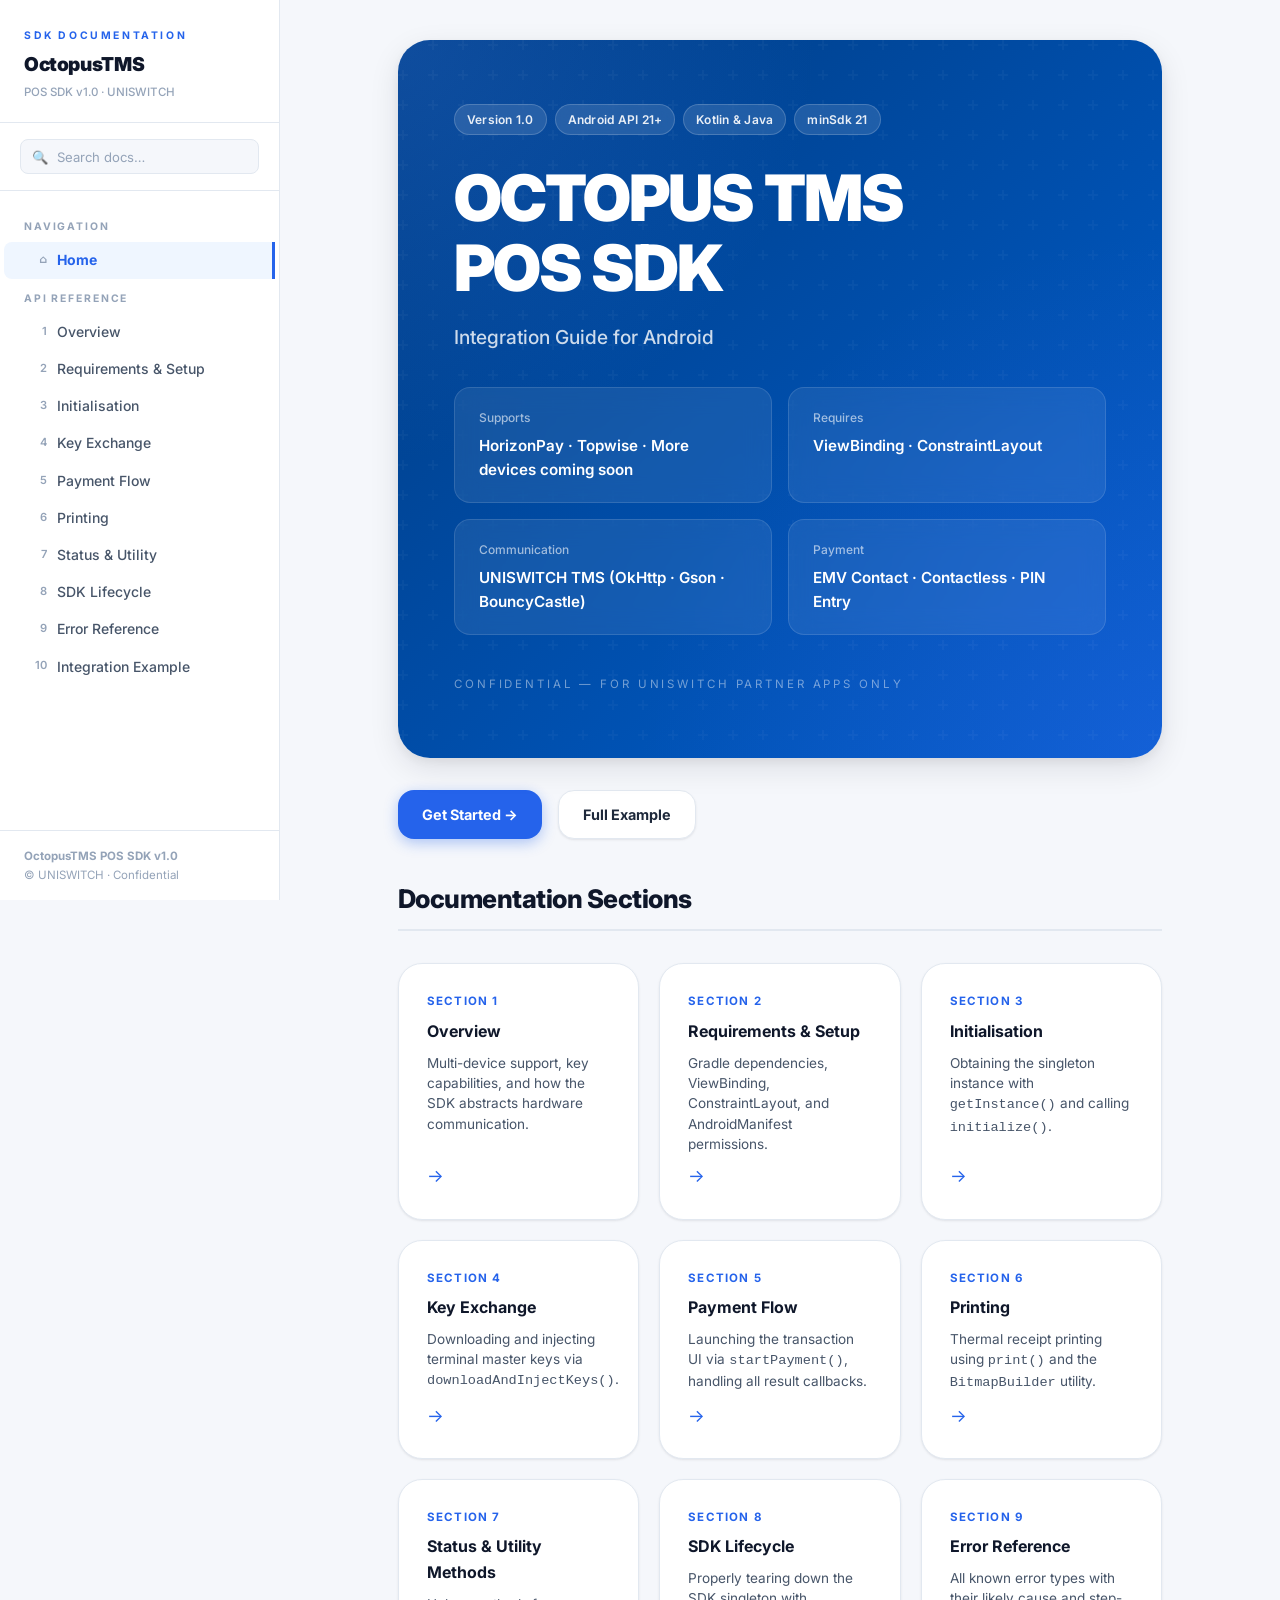
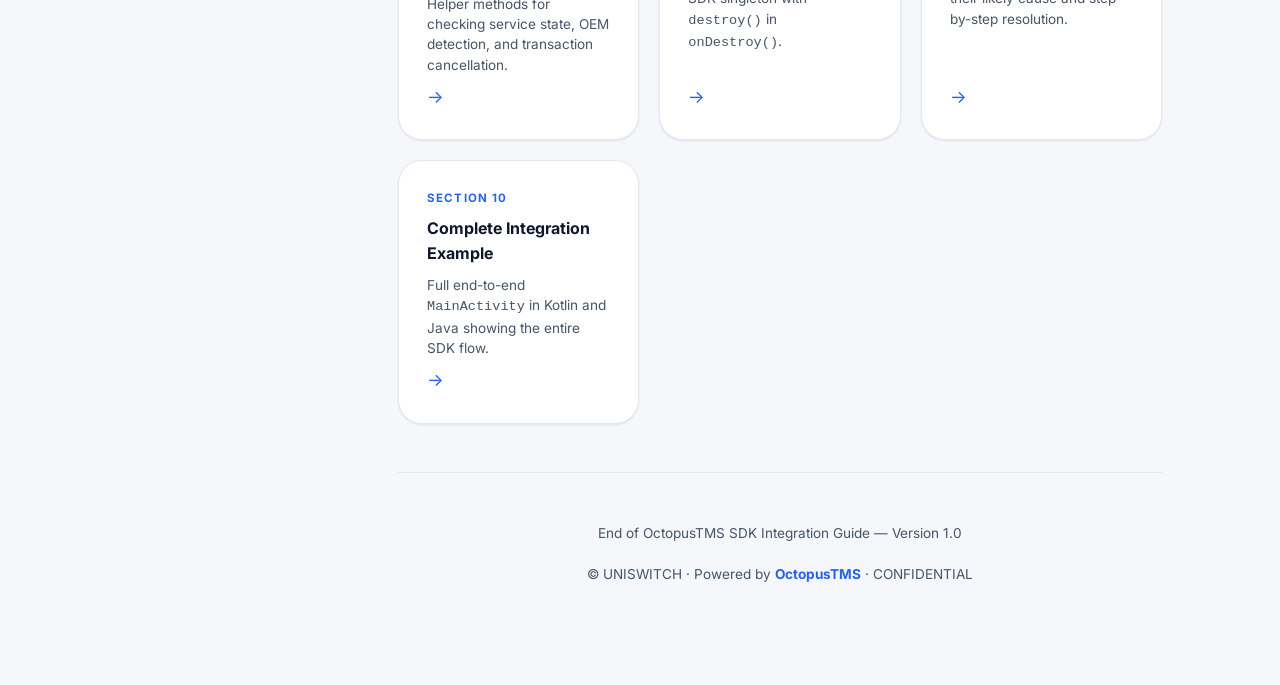
<file: index.html>
<!DOCTYPE html>
<html lang="en">
<head>
  <meta charset="UTF-8" />
  <meta name="viewport" content="width=device-width, initial-scale=1.0" />
  <title>OctopusTMS POS SDK — Integration Guide</title>
  <meta name="description" content="Official integration guide for the OctopusTMS POS SDK. Android library for UNISWITCH-certified POS terminals." />

  <link rel="stylesheet" href="assets/css/global.css" />
  <link rel="stylesheet" href="assets/css/sidebar.css" />
  <link rel="stylesheet" href="assets/css/code-tabs.css" />
  <link rel="stylesheet" href="assets/css/animations.css" />
  <link rel="stylesheet" href="assets/css/responsive.css" />
</head>
<body>

<div id="progress-bar"></div>
<div id="sidebar-overlay"></div>
<button id="mobile-menu-btn" aria-label="Open navigation">☰</button>

<div class="layout">

  <aside id="sidebar"></aside>

  <main class="content">

    <!-- Hero -->
    <section class="hero">
      <div class="hero-badges">
        <span class="badge">Version 1.0</span>
        <span class="badge">Android API 21+</span>
        <span class="badge">Kotlin &amp; Java</span>
        <span class="badge">minSdk 21</span>
      </div>

      <h1>OCTOPUS TMS<br>POS SDK</h1>
      <p>Integration Guide for Android</p>

      <div class="hero-grid">
        <div class="hero-card">
          <div class="label">Supports</div>
          <div class="value">HorizonPay · Topwise · More devices coming soon</div>
        </div>
        <div class="hero-card">
          <div class="label">Requires</div>
          <div class="value">ViewBinding · ConstraintLayout</div>
        </div>
        <div class="hero-card">
          <div class="label">Communication</div>
          <div class="value">UNISWITCH TMS (OkHttp · Gson · BouncyCastle)</div>
        </div>
        <div class="hero-card">
          <div class="label">Payment</div>
          <div class="value">EMV Contact · Contactless · PIN Entry</div>
        </div>
      </div>

      <div class="hero-confidential">Confidential — For UNISWITCH Partner Apps Only</div>
    </section>

    <!-- Quick start buttons -->
    <div style="display:flex;gap:1rem;flex-wrap:wrap;margin:2rem 0 1rem;">
      <a href="overview.html" style="display:inline-flex;align-items:center;gap:0.5rem;background:var(--clr-blue-600);color:white;text-decoration:none;padding:0.75rem 1.5rem;border-radius:var(--radius-md);font-weight:700;font-size:0.9rem;box-shadow:0 4px 14px rgba(37,99,235,0.35);transition:var(--transition);" onmouseover="this.style.background='#003b80'" onmouseout="this.style.background='var(--clr-blue-600)'">
        Get Started →
      </a>
      <a href="integration-example.html" style="display:inline-flex;align-items:center;gap:0.5rem;background:white;color:var(--clr-slate-800);text-decoration:none;padding:0.75rem 1.5rem;border-radius:var(--radius-md);font-weight:700;font-size:0.9rem;border:1px solid var(--clr-border);box-shadow:var(--shadow-sm);transition:var(--transition);" onmouseover="this.style.borderColor='var(--clr-blue-600)'" onmouseout="this.style.borderColor='var(--clr-border)'">
        Full Example
      </a>
    </div>

    <!-- Navigation grid -->
    <h2 style="margin-top:2.5rem;">Documentation Sections</h2>

    <div class="nav-grid">

      <a href="overview.html" class="doc-card">
        <span class="card-num">Section 1</span>
        <h3>Overview</h3>
        <p>Multi-device support, key capabilities, and how the SDK abstracts hardware communication.</p>
        <span class="card-arrow">→</span>
      </a>

      <a href="setup.html" class="doc-card">
        <span class="card-num">Section 2</span>
        <h3>Requirements &amp; Setup</h3>
        <p>Gradle dependencies, ViewBinding, ConstraintLayout, and AndroidManifest permissions.</p>
        <span class="card-arrow">→</span>
      </a>

      <a href="initialization.html" class="doc-card">
        <span class="card-num">Section 3</span>
        <h3>Initialisation</h3>
        <p>Obtaining the singleton instance with <code>getInstance()</code> and calling <code>initialize()</code>.</p>
        <span class="card-arrow">→</span>
      </a>

      <a href="key-exchange.html" class="doc-card">
        <span class="card-num">Section 4</span>
        <h3>Key Exchange</h3>
        <p>Downloading and injecting terminal master keys via <code>downloadAndInjectKeys()</code>.</p>
        <span class="card-arrow">→</span>
      </a>

      <a href="payment-flow.html" class="doc-card">
        <span class="card-num">Section 5</span>
        <h3>Payment Flow</h3>
        <p>Launching the transaction UI via <code>startPayment()</code>, handling all result callbacks.</p>
        <span class="card-arrow">→</span>
      </a>

      <a href="printing.html" class="doc-card">
        <span class="card-num">Section 6</span>
        <h3>Printing</h3>
        <p>Thermal receipt printing using <code>print()</code> and the <code>BitmapBuilder</code> utility.</p>
        <span class="card-arrow">→</span>
      </a>

      <a href="utility-methods.html" class="doc-card">
        <span class="card-num">Section 7</span>
        <h3>Status &amp; Utility Methods</h3>
        <p>Helper methods for checking service state, OEM detection, and transaction cancellation.</p>
        <span class="card-arrow">→</span>
      </a>

      <a href="sdk-lifecycle.html" class="doc-card">
        <span class="card-num">Section 8</span>
        <h3>SDK Lifecycle</h3>
        <p>Properly tearing down the SDK singleton with <code>destroy()</code> in <code>onDestroy()</code>.</p>
        <span class="card-arrow">→</span>
      </a>

      <a href="errors.html" class="doc-card">
        <span class="card-num">Section 9</span>
        <h3>Error Reference</h3>
        <p>All known error types with their likely cause and step-by-step resolution.</p>
        <span class="card-arrow">→</span>
      </a>

      <a href="integration-example.html" class="doc-card">
        <span class="card-num">Section 10</span>
        <h3>Complete Integration Example</h3>
        <p>Full end-to-end <code>MainActivity</code> in Kotlin and Java showing the entire SDK flow.</p>
        <span class="card-arrow">→</span>
      </a>

    </div>

    <footer>
      <p>End of OctopusTMS SDK Integration Guide — Version 1.0</p>
      <p style="margin-top:0.5rem;">&copy; UNISWITCH &middot; Powered by <strong>OctopusTMS</strong> &middot; CONFIDENTIAL</p>
    </footer>

  </main>
</div>

<script src="assets/js/progress.js"></script>
<script src="assets/js/sidebar.js"></script>
<script src="assets/js/search.js"></script>
<script src="assets/js/app.js"></script>
</body>
</html>
</file>
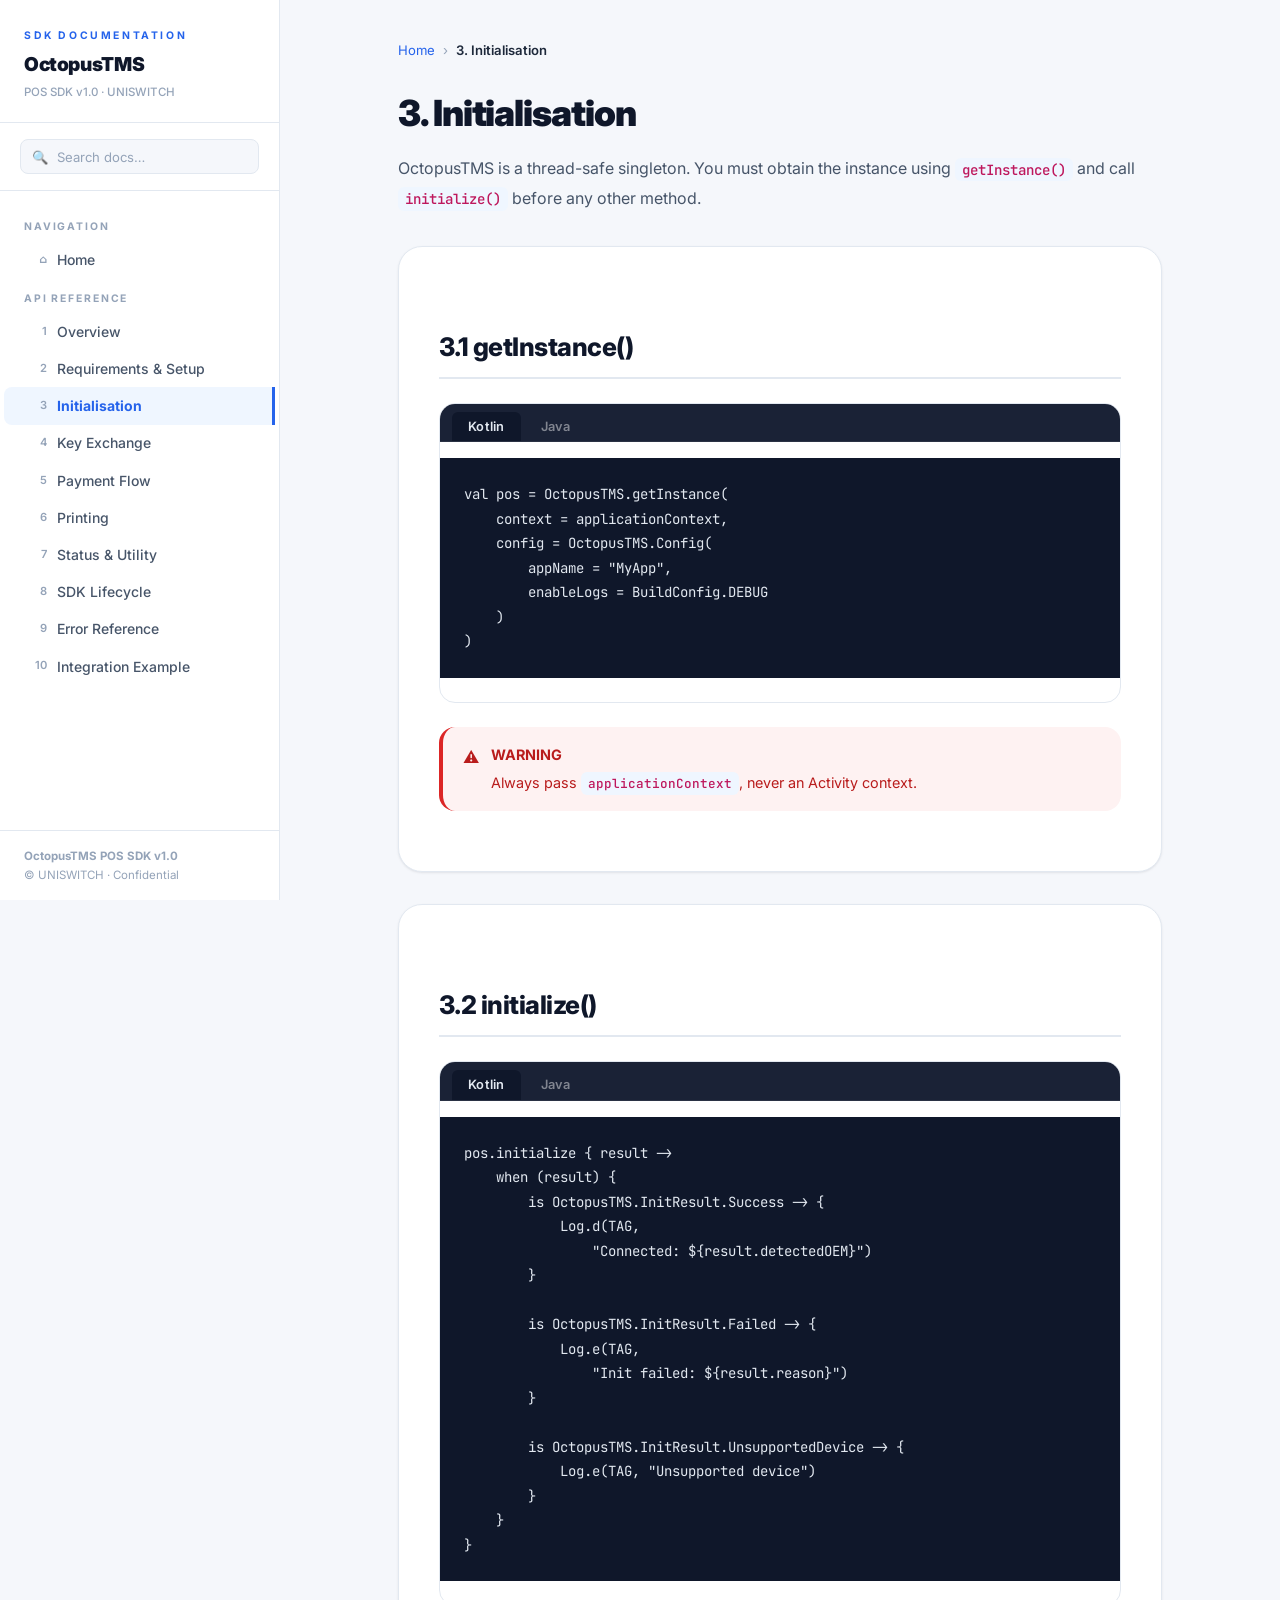
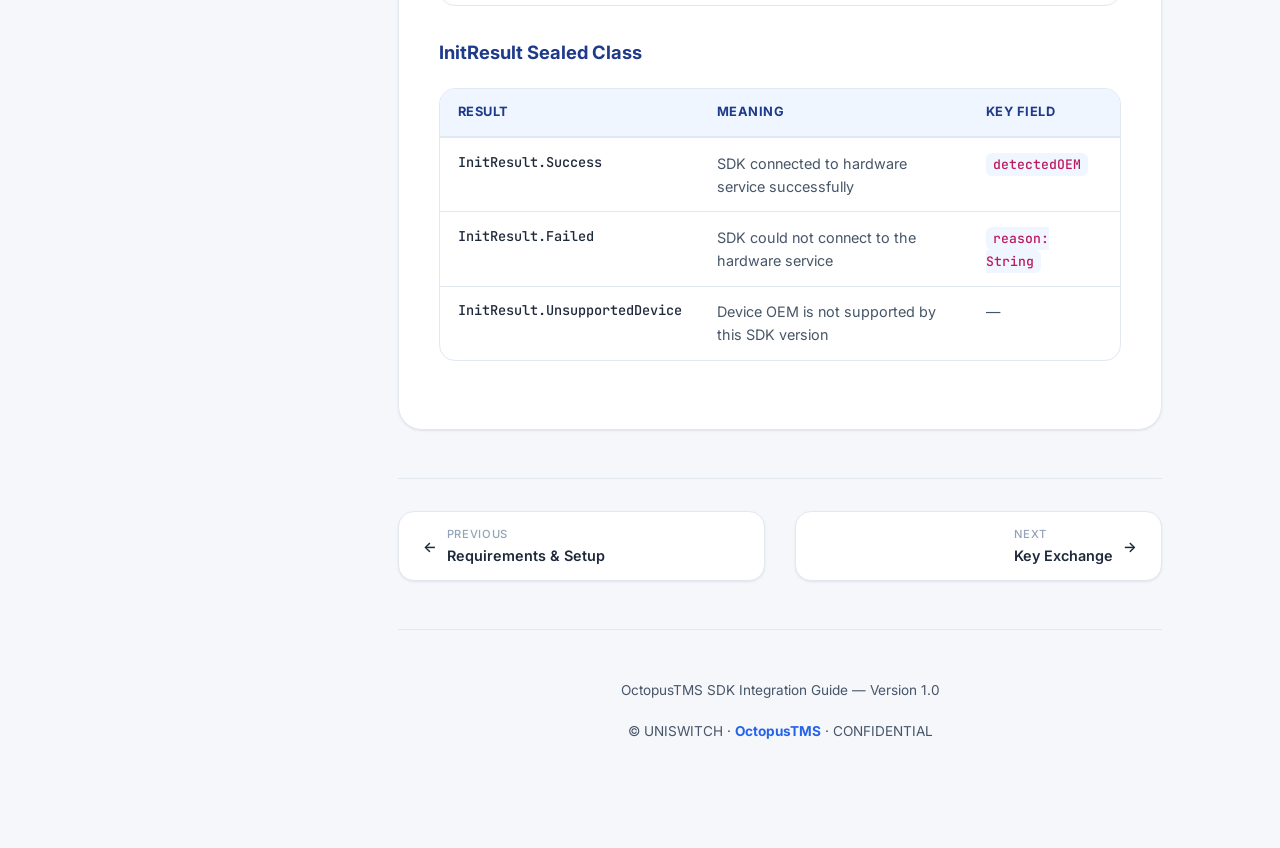
<file: initialization.html>
<!DOCTYPE html>
<html lang="en">
<head>
  <meta charset="UTF-8" />
  <meta name="viewport" content="width=device-width, initial-scale=1.0" />
  <title>Initialisation — OctopusTMS SDK</title>
  <meta name="description" content="How to initialise the OctopusTMS POS SDK singleton using getInstance() and initialize()." />
  <link rel="stylesheet" href="assets/css/global.css" />
  <link rel="stylesheet" href="assets/css/sidebar.css" />
  <link rel="stylesheet" href="assets/css/code-tabs.css" />
  <link rel="stylesheet" href="assets/css/animations.css" />
  <link rel="stylesheet" href="assets/css/responsive.css" />
</head>
<body>

<div id="progress-bar"></div>
<div id="sidebar-overlay"></div>
<button id="mobile-menu-btn" aria-label="Open navigation">☰</button>

<div class="layout">
  <aside id="sidebar"></aside>

  <main class="content">

    <nav class="breadcrumb" aria-label="Breadcrumb">
      <a href="index.html">Home</a>
      <span class="sep">›</span>
      <span class="current">3. Initialisation</span>
    </nav>

    <h1>3. Initialisation</h1>

    <p>
      OctopusTMS is a thread-safe singleton. You must obtain the instance using <span class="inline-code">getInstance()</span> and call <span class="inline-code">initialize()</span> before any other method.
    </p>

    <!-- 3.1 getInstance -->
    <div class="section-card" id="getinstance">
      <h2>3.1 getInstance()</h2>

      <div class="code-tabs">
        <div class="tab-header">
          <button class="tab-btn active" data-tab="gi-kotlin">Kotlin</button>
          <button class="tab-btn" data-tab="gi-java">Java</button>
        </div>

        <div class="tab-content active" id="gi-kotlin">
          <div class="code-wrapper">
            <button class="copy-btn">Copy</button>
            <pre><code>val pos = OctopusTMS.getInstance(
    context = applicationContext,
    config = OctopusTMS.Config(
        appName = "MyApp",
        enableLogs = BuildConfig.DEBUG
    )
)</code></pre>
          </div>
        </div>

        <div class="tab-content" id="gi-java">
          <div class="code-wrapper">
            <button class="copy-btn">Copy</button>
            <pre><code>OctopusTMS pos = OctopusTMS.getInstance(
    getApplicationContext(),
    new OctopusTMS.Config("MyApp", BuildConfig.DEBUG)
);</code></pre>
          </div>
        </div>
      </div>

      <div class="warning-box">
        <span class="box-icon">⚠️</span>
        <div class="box-content">
          <strong>WARNING</strong>
          Always pass <span class="inline-code">applicationContext</span>, never an Activity context.
        </div>
      </div>
    </div>

    <!-- 3.2 initialize -->
    <div class="section-card" id="initialize">
      <h2>3.2 initialize()</h2>

      <div class="code-tabs">
        <div class="tab-header">
          <button class="tab-btn active" data-tab="init-kotlin">Kotlin</button>
          <button class="tab-btn" data-tab="init-java">Java</button>
        </div>

        <div class="tab-content active" id="init-kotlin">
          <div class="code-wrapper">
            <button class="copy-btn">Copy</button>
            <pre><code>pos.initialize { result ->
    when (result) {
        is OctopusTMS.InitResult.Success -> {
            Log.d(TAG,
                "Connected: ${result.detectedOEM}")
        }

        is OctopusTMS.InitResult.Failed -> {
            Log.e(TAG,
                "Init failed: ${result.reason}")
        }

        is OctopusTMS.InitResult.UnsupportedDevice -> {
            Log.e(TAG, "Unsupported device")
        }
    }
}</code></pre>
          </div>
        </div>

        <div class="tab-content" id="init-java">
          <div class="code-wrapper">
            <button class="copy-btn">Copy</button>
            <pre><code>pos.initialize(result -> {
    if (result instanceof OctopusTMS.InitResult.Success) {
        OctopusTMS.InitResult.Success s =
            (OctopusTMS.InitResult.Success) result;
        Log.d(TAG, "Connected: " + s.getDetectedOEM());

    } else if (result instanceof OctopusTMS.InitResult.Failed) {
        OctopusTMS.InitResult.Failed f =
            (OctopusTMS.InitResult.Failed) result;
        Log.e(TAG, "Init failed: " + f.getReason());

    } else if (result instanceof OctopusTMS.InitResult.UnsupportedDevice) {
        Log.e(TAG, "Unsupported device");
    }
});</code></pre>
          </div>
        </div>
      </div>

      <!-- InitResult table -->
      <h3>InitResult Sealed Class</h3>
      <div class="table-wrapper">
        <table>
          <thead>
            <tr>
              <th>Result</th>
              <th>Meaning</th>
              <th>Key Field</th>
            </tr>
          </thead>
          <tbody>
            <tr>
              <td>InitResult.Success</td>
              <td>SDK connected to hardware service successfully</td>
              <td><span class="inline-code">detectedOEM</span></td>
            </tr>
            <tr>
              <td>InitResult.Failed</td>
              <td>SDK could not connect to the hardware service</td>
              <td><span class="inline-code">reason: String</span></td>
            </tr>
            <tr>
              <td>InitResult.UnsupportedDevice</td>
              <td>Device OEM is not supported by this SDK version</td>
              <td>—</td>
            </tr>
          </tbody>
        </table>
      </div>
    </div>

    <nav class="page-nav" aria-label="Page navigation">
      <a href="setup.html" class="prev">
        <span>←</span>
        <span>
          <span class="nav-label">Previous</span>
          <span class="nav-title">Requirements &amp; Setup</span>
        </span>
      </a>
      <a href="key-exchange.html" class="next">
        <span>
          <span class="nav-label">Next</span>
          <span class="nav-title">Key Exchange</span>
        </span>
        <span>→</span>
      </a>
    </nav>

    <footer>
      <p>OctopusTMS SDK Integration Guide — Version 1.0</p>
      <p style="margin-top:0.5rem;">&copy; UNISWITCH &middot; <strong>OctopusTMS</strong> &middot; CONFIDENTIAL</p>
    </footer>

  </main>
</div>

<script src="assets/js/progress.js"></script>
<script src="assets/js/sidebar.js"></script>
<script src="assets/js/tabs.js"></script>
<script src="assets/js/copy.js"></script>
<script src="assets/js/search.js"></script>
<script src="assets/js/app.js"></script>
</body>
</html>
</file>
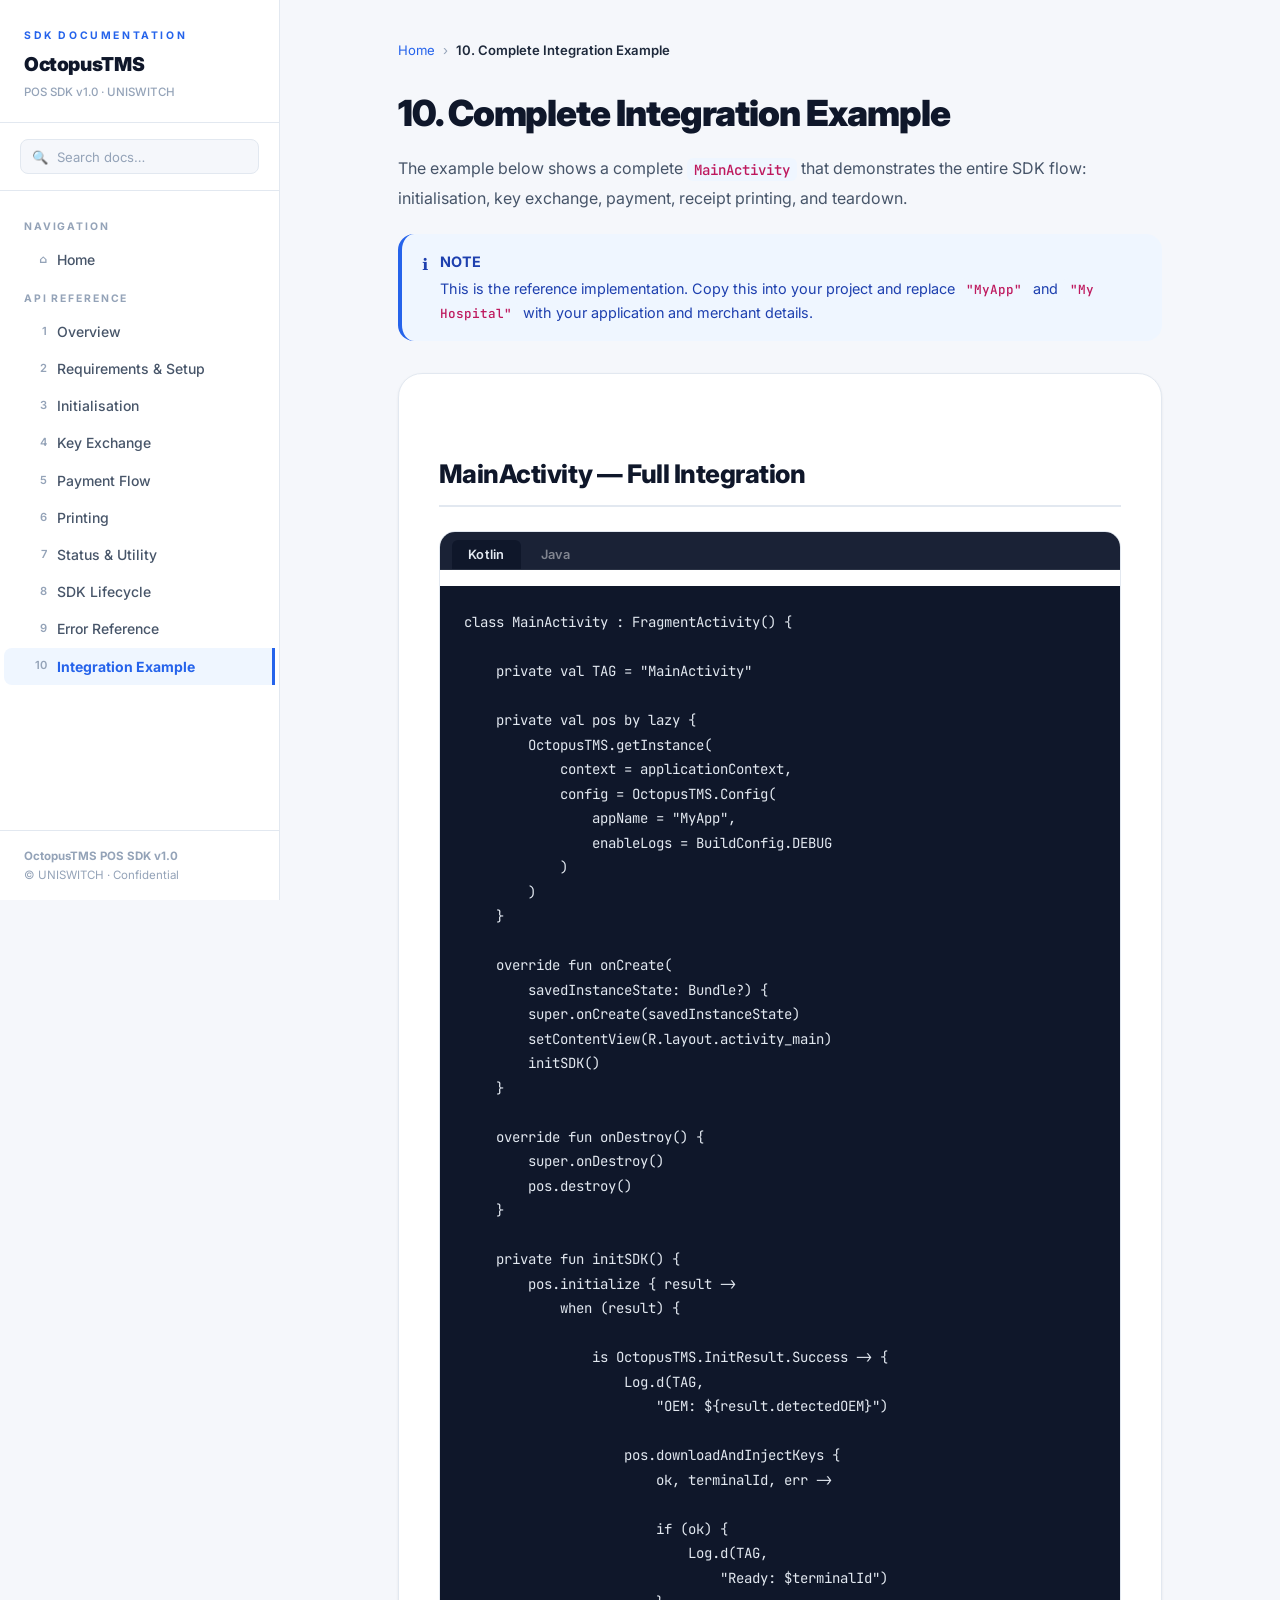
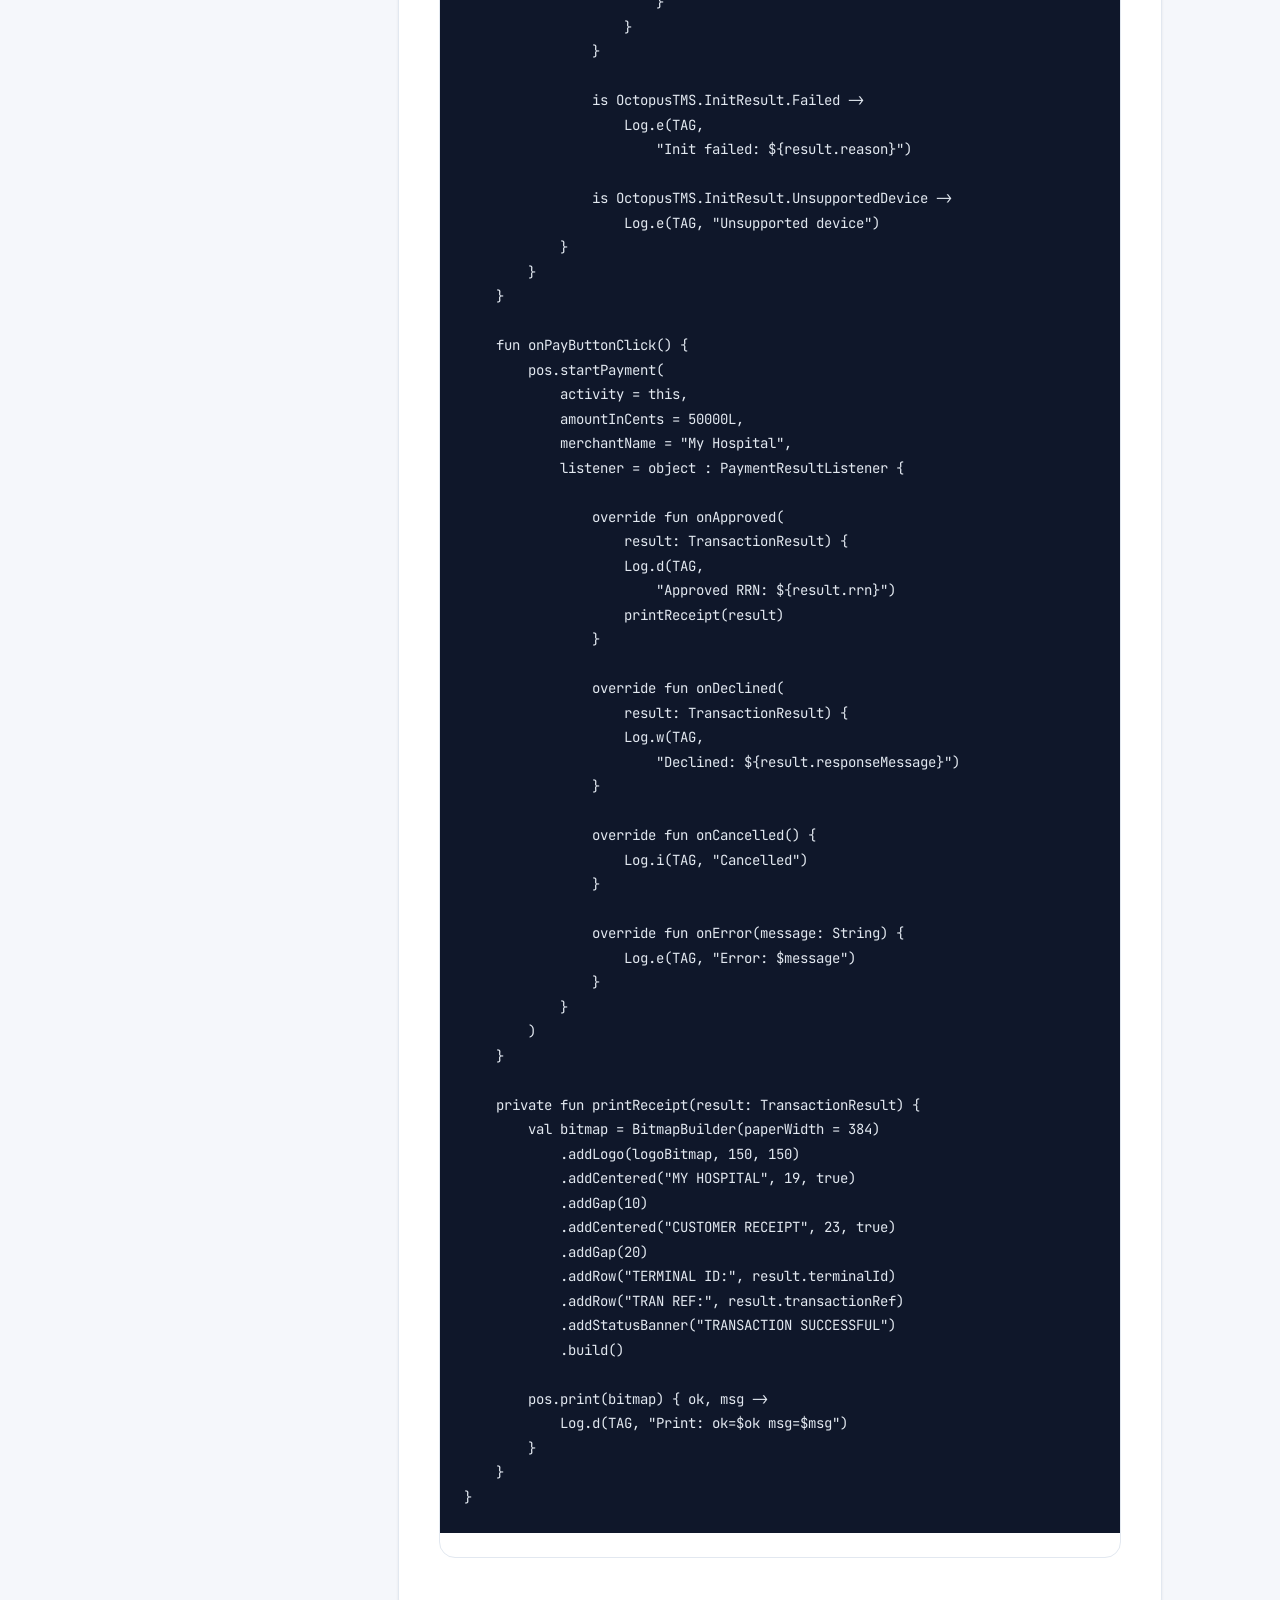
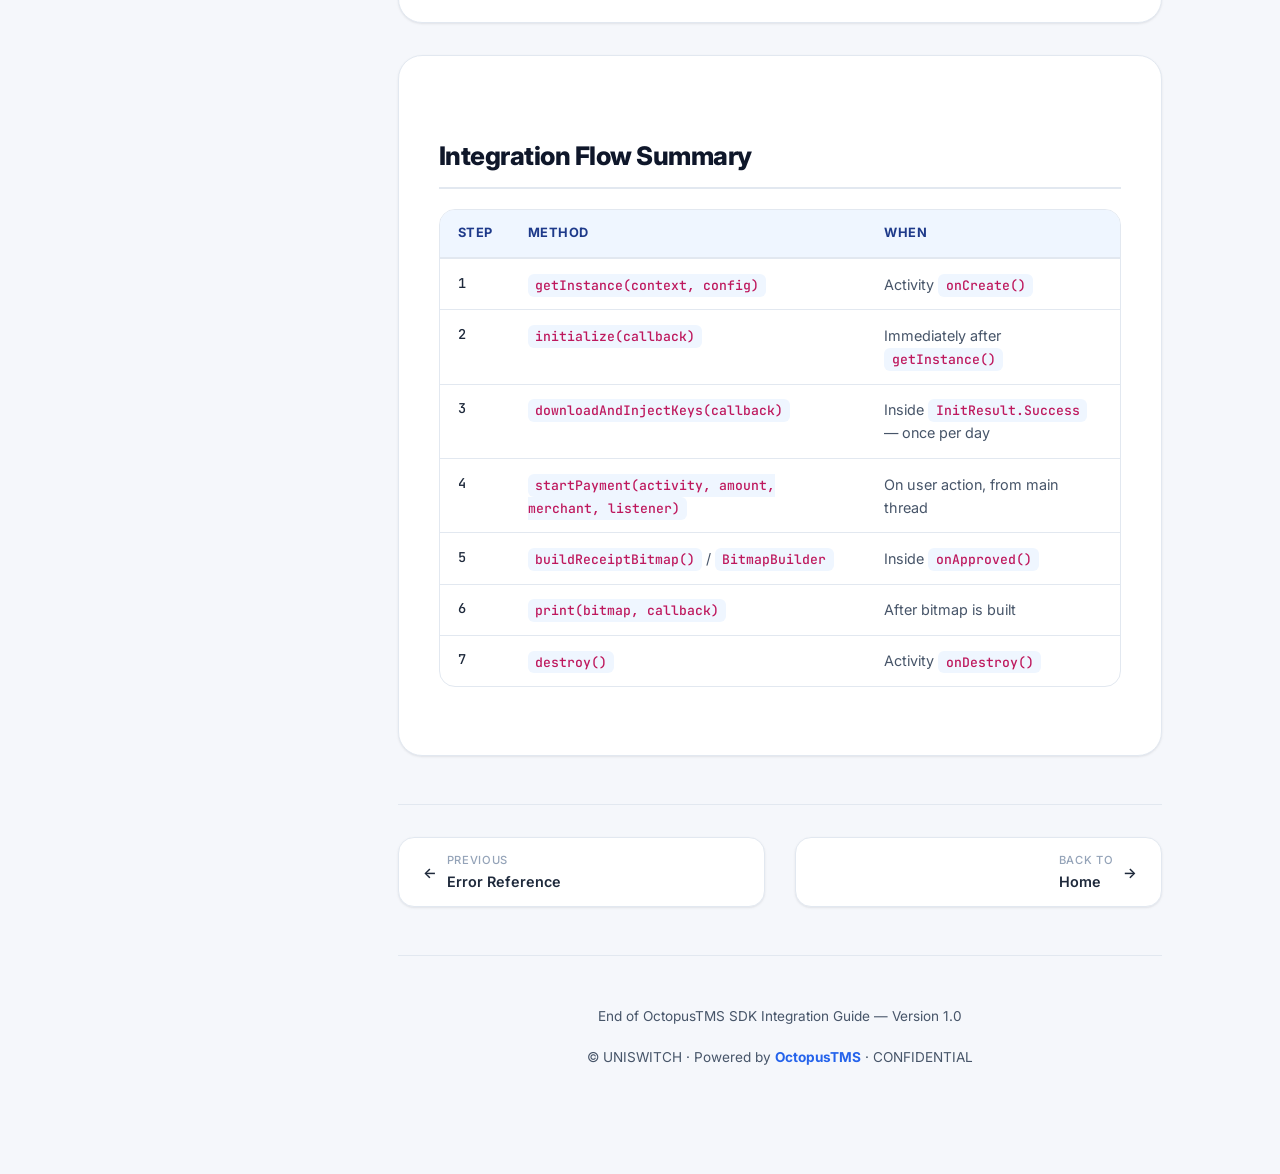
<file: integration-example.html>
<!DOCTYPE html>
<html lang="en">
<head>
  <meta charset="UTF-8" />
  <meta name="viewport" content="width=device-width, initial-scale=1.0" />
  <title>Complete Integration Example — OctopusTMS SDK</title>
  <meta name="description" content="Full end-to-end OctopusTMS POS SDK integration example in Kotlin and Java." />
  <link rel="stylesheet" href="assets/css/global.css" />
  <link rel="stylesheet" href="assets/css/sidebar.css" />
  <link rel="stylesheet" href="assets/css/code-tabs.css" />
  <link rel="stylesheet" href="assets/css/animations.css" />
  <link rel="stylesheet" href="assets/css/responsive.css" />
</head>
<body>

<div id="progress-bar"></div>
<div id="sidebar-overlay"></div>
<button id="mobile-menu-btn" aria-label="Open navigation">☰</button>

<div class="layout">
  <aside id="sidebar"></aside>

  <main class="content">

    <nav class="breadcrumb" aria-label="Breadcrumb">
      <a href="index.html">Home</a>
      <span class="sep">›</span>
      <span class="current">10. Complete Integration Example</span>
    </nav>

    <h1>10. Complete Integration Example</h1>

    <p>
      The example below shows a complete <span class="inline-code">MainActivity</span> that demonstrates the entire SDK flow: initialisation, key exchange, payment, receipt printing, and teardown.
    </p>

    <div class="note-box" style="margin-bottom:1.5rem;">
      <span class="box-icon">ℹ️</span>
      <div class="box-content">
        <strong>NOTE</strong>
        This is the reference implementation. Copy this into your project and replace <span class="inline-code">"MyApp"</span> and <span class="inline-code">"My Hospital"</span> with your application and merchant details.
      </div>
    </div>

    <!-- Main example -->
    <div class="section-card">
      <h2>MainActivity — Full Integration</h2>

      <div class="code-tabs">
        <div class="tab-header">
          <button class="tab-btn active" data-tab="ex-kotlin">Kotlin</button>
          <button class="tab-btn" data-tab="ex-java">Java</button>
        </div>

        <!-- Kotlin -->
        <div class="tab-content active" id="ex-kotlin">
          <div class="code-wrapper">
            <button class="copy-btn">Copy</button>
            <pre><code>class MainActivity : FragmentActivity() {

    private val TAG = "MainActivity"

    private val pos by lazy {
        OctopusTMS.getInstance(
            context = applicationContext,
            config = OctopusTMS.Config(
                appName = "MyApp",
                enableLogs = BuildConfig.DEBUG
            )
        )
    }

    override fun onCreate(
        savedInstanceState: Bundle?) {
        super.onCreate(savedInstanceState)
        setContentView(R.layout.activity_main)
        initSDK()
    }

    override fun onDestroy() {
        super.onDestroy()
        pos.destroy()
    }

    private fun initSDK() {
        pos.initialize { result ->
            when (result) {

                is OctopusTMS.InitResult.Success -> {
                    Log.d(TAG,
                        "OEM: ${result.detectedOEM}")

                    pos.downloadAndInjectKeys {
                        ok, terminalId, err ->

                        if (ok) {
                            Log.d(TAG,
                                "Ready: $terminalId")
                        }
                    }
                }

                is OctopusTMS.InitResult.Failed ->
                    Log.e(TAG,
                        "Init failed: ${result.reason}")

                is OctopusTMS.InitResult.UnsupportedDevice ->
                    Log.e(TAG, "Unsupported device")
            }
        }
    }

    fun onPayButtonClick() {
        pos.startPayment(
            activity = this,
            amountInCents = 50000L,
            merchantName = "My Hospital",
            listener = object : PaymentResultListener {

                override fun onApproved(
                    result: TransactionResult) {
                    Log.d(TAG,
                        "Approved RRN: ${result.rrn}")
                    printReceipt(result)
                }

                override fun onDeclined(
                    result: TransactionResult) {
                    Log.w(TAG,
                        "Declined: ${result.responseMessage}")
                }

                override fun onCancelled() {
                    Log.i(TAG, "Cancelled")
                }

                override fun onError(message: String) {
                    Log.e(TAG, "Error: $message")
                }
            }
        )
    }

    private fun printReceipt(result: TransactionResult) {
        val bitmap = BitmapBuilder(paperWidth = 384)
            .addLogo(logoBitmap, 150, 150)
            .addCentered("MY HOSPITAL", 19, true)
            .addGap(10)
            .addCentered("CUSTOMER RECEIPT", 23, true)
            .addGap(20)
            .addRow("TERMINAL ID:", result.terminalId)
            .addRow("TRAN REF:", result.transactionRef)
            .addStatusBanner("TRANSACTION SUCCESSFUL")
            .build()

        pos.print(bitmap) { ok, msg ->
            Log.d(TAG, "Print: ok=$ok msg=$msg")
        }
    }
}</code></pre>
          </div>
        </div>

        <!-- Java -->
        <div class="tab-content" id="ex-java">
          <div class="code-wrapper">
            <button class="copy-btn">Copy</button>
            <pre><code>public class MainActivity extends FragmentActivity {

    private static final String TAG = "MainActivity";
    private OctopusTMS pos;

    @Override
    protected void onCreate(Bundle savedInstanceState) {
        super.onCreate(savedInstanceState);
        setContentView(R.layout.activity_main);

        pos = OctopusTMS.getInstance(
            getApplicationContext(),
            new OctopusTMS.Config("MyApp", BuildConfig.DEBUG)
        );

        initSDK();
    }

    @Override
    protected void onDestroy() {
        super.onDestroy();
        pos.destroy();
    }

    private void initSDK() {
        pos.initialize(result -> {
            if (result instanceof OctopusTMS.InitResult.Success) {
                OctopusTMS.InitResult.Success s =
                    (OctopusTMS.InitResult.Success) result;
                Log.d(TAG, "OEM: " + s.getDetectedOEM());

                pos.downloadAndInjectKeys(
                    (ok, terminalId, err) -> {
                        if (ok) {
                            Log.d(TAG, "Ready: " + terminalId);
                        }
                    }
                );

            } else if (result instanceof OctopusTMS.InitResult.Failed) {
                OctopusTMS.InitResult.Failed f =
                    (OctopusTMS.InitResult.Failed) result;
                Log.e(TAG, "Init failed: " + f.getReason());

            } else if (result instanceof
                    OctopusTMS.InitResult.UnsupportedDevice) {
                Log.e(TAG, "Unsupported device");
            }
        });
    }

    public void onPayButtonClick() {
        pos.startPayment(
            this,
            50000L,
            "My Hospital",
            new PaymentResultListener() {

                @Override
                public void onApproved(TransactionResult result) {
                    Log.d(TAG,
                        "Approved RRN: " + result.getRrn());
                    printReceipt(result);
                }

                @Override
                public void onDeclined(TransactionResult result) {
                    Log.w(TAG,
                        "Declined: " +
                        result.getResponseMessage());
                }

                @Override
                public void onCancelled() {
                    Log.i(TAG, "Cancelled");
                }

                @Override
                public void onError(String message) {
                    Log.e(TAG, "Error: " + message);
                }
            }
        );
    }

    private void printReceipt(TransactionResult result) {
        Bitmap bitmap = new BitmapBuilder(384)
            .addLogo(logoBitmap, 150, 150)
            .addCentered("MY HOSPITAL", 19, true)
            .addGap(10)
            .addCentered("CUSTOMER RECEIPT", 23, true)
            .addGap(20)
            .addRow("TERMINAL ID:", result.getTerminalId())
            .addRow("TRAN REF:", result.getTransactionRef())
            .addStatusBanner("TRANSACTION SUCCESSFUL")
            .build();

        pos.print(bitmap, (ok, msg) ->
            Log.d(TAG, "Print: ok=" + ok + " msg=" + msg));
    }
}</code></pre>
          </div>
        </div>
      </div>
    </div>

    <!-- Flow summary -->
    <div class="section-card">
      <h2>Integration Flow Summary</h2>

      <div class="table-wrapper">
        <table>
          <thead>
            <tr>
              <th>Step</th>
              <th>Method</th>
              <th>When</th>
            </tr>
          </thead>
          <tbody>
            <tr>
              <td>1</td>
              <td><span class="inline-code">getInstance(context, config)</span></td>
              <td>Activity <span class="inline-code">onCreate()</span></td>
            </tr>
            <tr>
              <td>2</td>
              <td><span class="inline-code">initialize(callback)</span></td>
              <td>Immediately after <span class="inline-code">getInstance()</span></td>
            </tr>
            <tr>
              <td>3</td>
              <td><span class="inline-code">downloadAndInjectKeys(callback)</span></td>
              <td>Inside <span class="inline-code">InitResult.Success</span> — once per day</td>
            </tr>
            <tr>
              <td>4</td>
              <td><span class="inline-code">startPayment(activity, amount, merchant, listener)</span></td>
              <td>On user action, from main thread</td>
            </tr>
            <tr>
              <td>5</td>
              <td><span class="inline-code">buildReceiptBitmap()</span> / <span class="inline-code">BitmapBuilder</span></td>
              <td>Inside <span class="inline-code">onApproved()</span></td>
            </tr>
            <tr>
              <td>6</td>
              <td><span class="inline-code">print(bitmap, callback)</span></td>
              <td>After bitmap is built</td>
            </tr>
            <tr>
              <td>7</td>
              <td><span class="inline-code">destroy()</span></td>
              <td>Activity <span class="inline-code">onDestroy()</span></td>
            </tr>
          </tbody>
        </table>
      </div>
    </div>

    <nav class="page-nav" aria-label="Page navigation">
      <a href="errors.html" class="prev">
        <span>←</span>
        <span>
          <span class="nav-label">Previous</span>
          <span class="nav-title">Error Reference</span>
        </span>
      </a>
      <a href="index.html" class="next">
        <span>
          <span class="nav-label">Back to</span>
          <span class="nav-title">Home</span>
        </span>
        <span>→</span>
      </a>
    </nav>

    <footer>
      <p>End of OctopusTMS SDK Integration Guide — Version 1.0</p>
      <p style="margin-top:0.5rem;">&copy; UNISWITCH &middot; Powered by <strong>OctopusTMS</strong> &middot; CONFIDENTIAL</p>
    </footer>

  </main>
</div>

<script src="assets/js/progress.js"></script>
<script src="assets/js/sidebar.js"></script>
<script src="assets/js/tabs.js"></script>
<script src="assets/js/copy.js"></script>
<script src="assets/js/search.js"></script>
<script src="assets/js/app.js"></script>
</body>
</html>
</file>
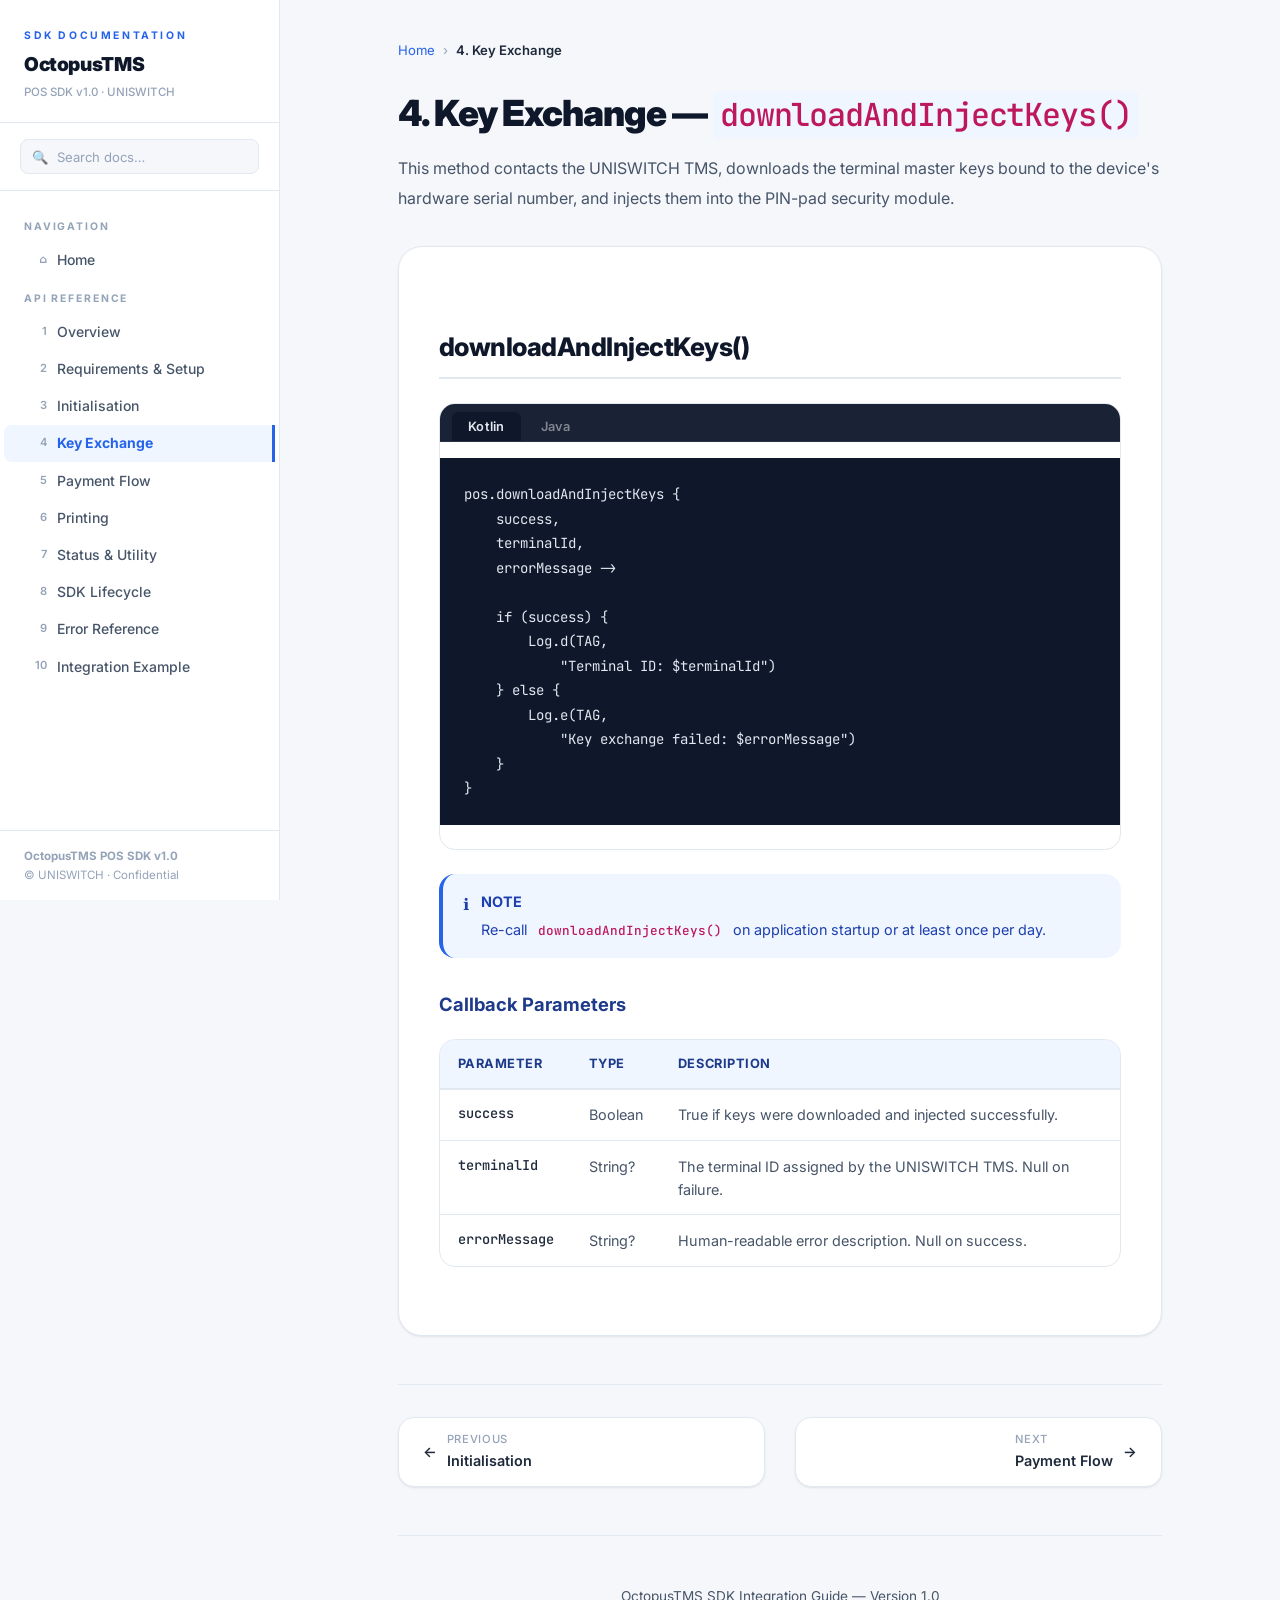
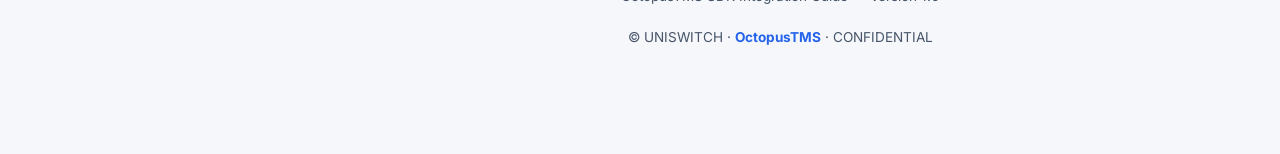
<file: key-exchange.html>
<!DOCTYPE html>
<html lang="en">
<head>
  <meta charset="UTF-8" />
  <meta name="viewport" content="width=device-width, initial-scale=1.0" />
  <title>Key Exchange — OctopusTMS SDK</title>
  <meta name="description" content="Terminal key exchange using downloadAndInjectKeys() in OctopusTMS POS SDK." />
  <link rel="stylesheet" href="assets/css/global.css" />
  <link rel="stylesheet" href="assets/css/sidebar.css" />
  <link rel="stylesheet" href="assets/css/code-tabs.css" />
  <link rel="stylesheet" href="assets/css/animations.css" />
  <link rel="stylesheet" href="assets/css/responsive.css" />
</head>
<body>

<div id="progress-bar"></div>
<div id="sidebar-overlay"></div>
<button id="mobile-menu-btn" aria-label="Open navigation">☰</button>

<div class="layout">
  <aside id="sidebar"></aside>

  <main class="content">

    <nav class="breadcrumb" aria-label="Breadcrumb">
      <a href="index.html">Home</a>
      <span class="sep">›</span>
      <span class="current">4. Key Exchange</span>
    </nav>

    <h1>4. Key Exchange — <span class="inline-code">downloadAndInjectKeys()</span></h1>

    <p>
      This method contacts the UNISWITCH TMS, downloads the terminal master keys bound to the device's hardware serial number, and injects them into the PIN-pad security module.
    </p>

    <div class="section-card" id="download">
      <h2>downloadAndInjectKeys()</h2>

      <div class="code-tabs">
        <div class="tab-header">
          <button class="tab-btn active" data-tab="ke-kotlin">Kotlin</button>
          <button class="tab-btn" data-tab="ke-java">Java</button>
        </div>

        <div class="tab-content active" id="ke-kotlin">
          <div class="code-wrapper">
            <button class="copy-btn">Copy</button>
            <pre><code>pos.downloadAndInjectKeys {
    success,
    terminalId,
    errorMessage ->

    if (success) {
        Log.d(TAG,
            "Terminal ID: $terminalId")
    } else {
        Log.e(TAG,
            "Key exchange failed: $errorMessage")
    }
}</code></pre>
          </div>
        </div>

        <div class="tab-content" id="ke-java">
          <div class="code-wrapper">
            <button class="copy-btn">Copy</button>
            <pre><code>pos.downloadAndInjectKeys((success, terminalId, errorMessage) -> {
    if (success) {
        Log.d(TAG, "Terminal ID: " + terminalId);
    } else {
        Log.e(TAG, "Key exchange failed: " + errorMessage);
    }
});</code></pre>
          </div>
        </div>
      </div>

      <div class="note-box">
        <span class="box-icon">ℹ️</span>
        <div class="box-content">
          <strong>NOTE</strong>
          Re-call <span class="inline-code">downloadAndInjectKeys()</span> on application startup or at least once per day.
        </div>
      </div>

      <h3>Callback Parameters</h3>
      <div class="table-wrapper">
        <table>
          <thead>
            <tr>
              <th>Parameter</th>
              <th>Type</th>
              <th>Description</th>
            </tr>
          </thead>
          <tbody>
            <tr>
              <td>success</td>
              <td>Boolean</td>
              <td>True if keys were downloaded and injected successfully.</td>
            </tr>
            <tr>
              <td>terminalId</td>
              <td>String?</td>
              <td>The terminal ID assigned by the UNISWITCH TMS. Null on failure.</td>
            </tr>
            <tr>
              <td>errorMessage</td>
              <td>String?</td>
              <td>Human-readable error description. Null on success.</td>
            </tr>
          </tbody>
        </table>
      </div>
    </div>

    <nav class="page-nav" aria-label="Page navigation">
      <a href="initialization.html" class="prev">
        <span>←</span>
        <span>
          <span class="nav-label">Previous</span>
          <span class="nav-title">Initialisation</span>
        </span>
      </a>
      <a href="payment-flow.html" class="next">
        <span>
          <span class="nav-label">Next</span>
          <span class="nav-title">Payment Flow</span>
        </span>
        <span>→</span>
      </a>
    </nav>

    <footer>
      <p>OctopusTMS SDK Integration Guide — Version 1.0</p>
      <p style="margin-top:0.5rem;">&copy; UNISWITCH &middot; <strong>OctopusTMS</strong> &middot; CONFIDENTIAL</p>
    </footer>

  </main>
</div>

<script src="assets/js/progress.js"></script>
<script src="assets/js/sidebar.js"></script>
<script src="assets/js/tabs.js"></script>
<script src="assets/js/copy.js"></script>
<script src="assets/js/search.js"></script>
<script src="assets/js/app.js"></script>
</body>
</html>
</file>
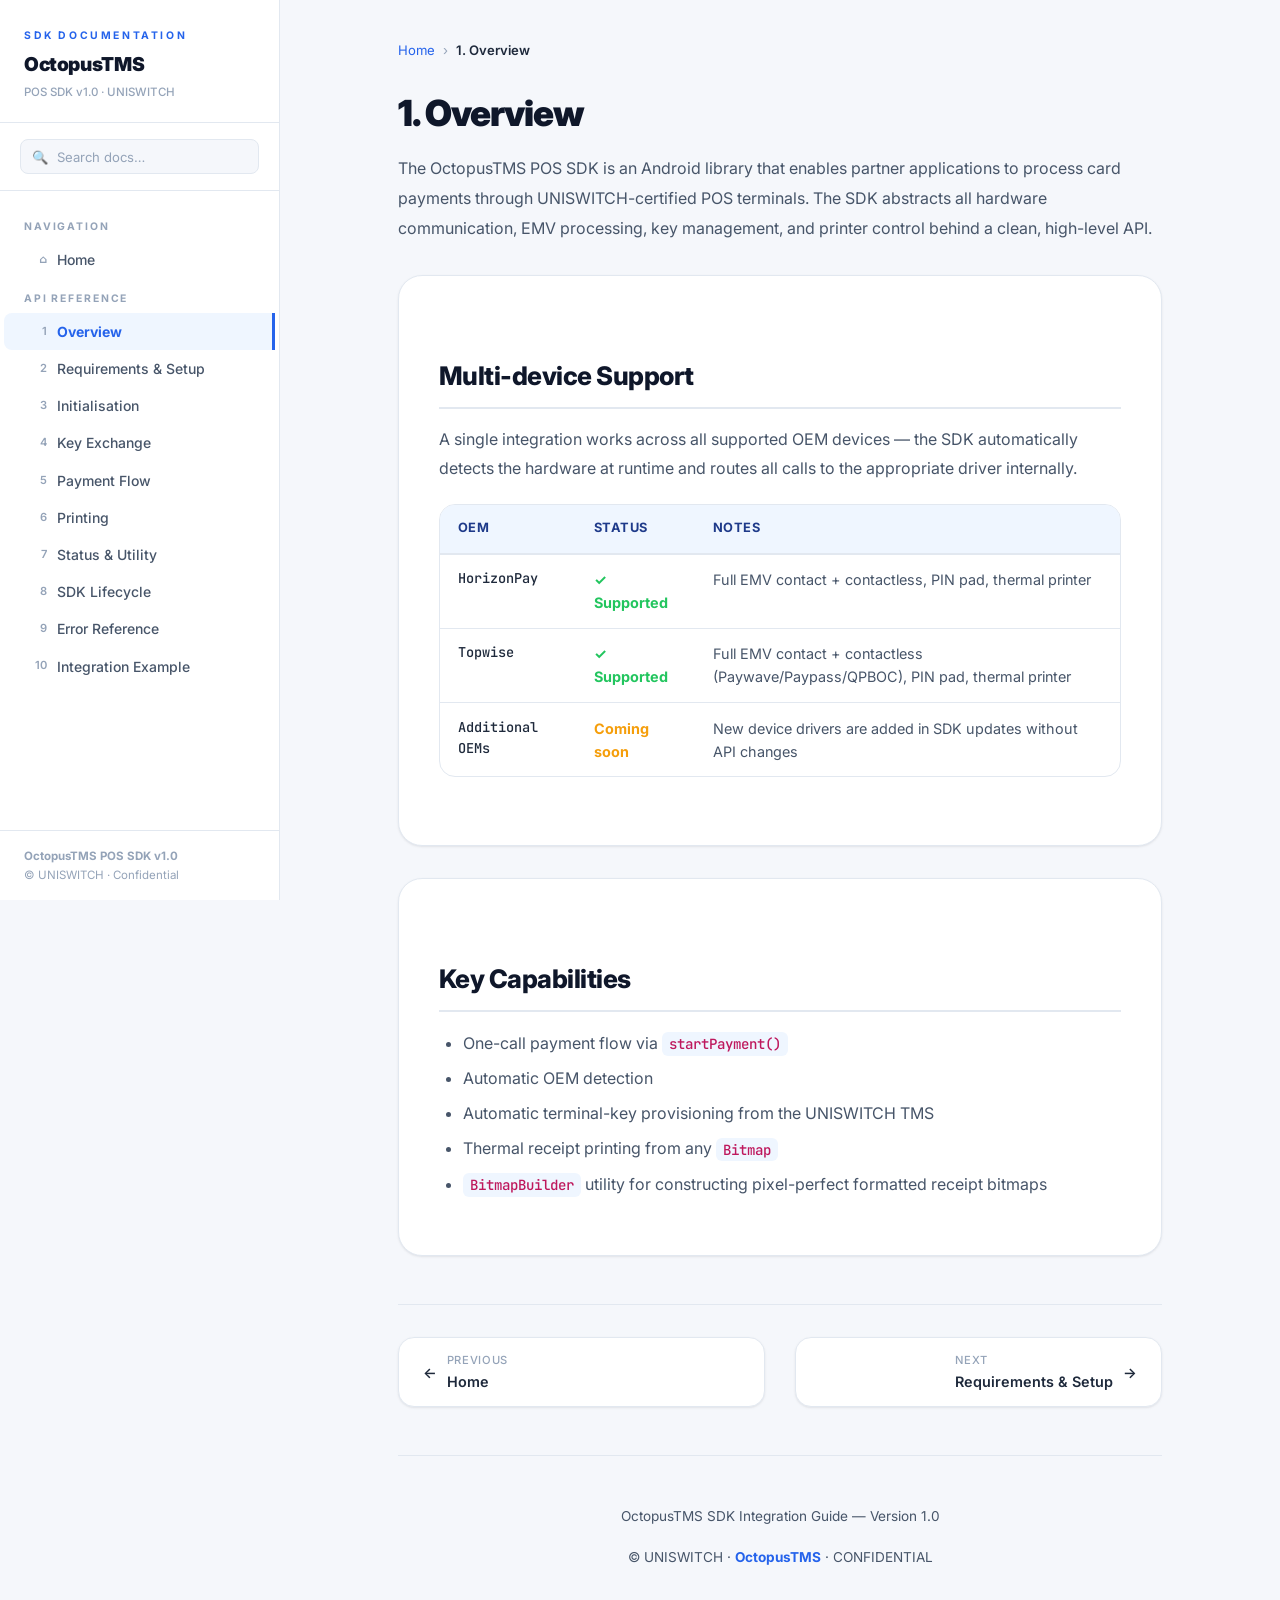
<file: overview.html>
<!DOCTYPE html>
<html lang="en">
<head>
  <meta charset="UTF-8" />
  <meta name="viewport" content="width=device-width, initial-scale=1.0" />
  <title>Overview — OctopusTMS SDK</title>
  <meta name="description" content="Overview of the OctopusTMS POS SDK, multi-device support table, and key capabilities." />
  <link rel="stylesheet" href="assets/css/global.css" />
  <link rel="stylesheet" href="assets/css/sidebar.css" />
  <link rel="stylesheet" href="assets/css/code-tabs.css" />
  <link rel="stylesheet" href="assets/css/animations.css" />
  <link rel="stylesheet" href="assets/css/responsive.css" />
</head>
<body>

<div id="progress-bar"></div>
<div id="sidebar-overlay"></div>
<button id="mobile-menu-btn" aria-label="Open navigation">☰</button>

<div class="layout">
  <aside id="sidebar"></aside>

  <main class="content">

    <nav class="breadcrumb" aria-label="Breadcrumb">
      <a href="index.html">Home</a>
      <span class="sep">›</span>
      <span class="current">1. Overview</span>
    </nav>

    <h1>1. Overview</h1>

    <p>
      The OctopusTMS POS SDK is an Android library that enables partner applications to process card payments through UNISWITCH-certified POS terminals. The SDK abstracts all hardware communication, EMV processing, key management, and printer control behind a clean, high-level API.
    </p>

    <!-- Multi-device support -->
    <div class="section-card" id="multi-device">
      <h2>Multi-device Support</h2>

      <p>
        A single integration works across all supported OEM devices — the SDK automatically detects the hardware at runtime and routes all calls to the appropriate driver internally.
      </p>

      <div class="table-wrapper">
        <table>
          <thead>
            <tr>
              <th>OEM</th>
              <th>Status</th>
              <th>Notes</th>
            </tr>
          </thead>
          <tbody>
            <tr>
              <td>HorizonPay</td>
              <td><span class="status-ok">✓ Supported</span></td>
              <td>Full EMV contact + contactless, PIN pad, thermal printer</td>
            </tr>
            <tr>
              <td>Topwise</td>
              <td><span class="status-ok">✓ Supported</span></td>
              <td>Full EMV contact + contactless (Paywave/Paypass/QPBOC), PIN pad, thermal printer</td>
            </tr>
            <tr>
              <td>Additional OEMs</td>
              <td><span class="status-soon">Coming soon</span></td>
              <td>New device drivers are added in SDK updates without API changes</td>
            </tr>
          </tbody>
        </table>
      </div>
    </div>

    <!-- Key capabilities -->
    <div class="section-card" id="capabilities">
      <h2>Key Capabilities</h2>
      <ul>
        <li>One-call payment flow via <span class="inline-code">startPayment()</span></li>
        <li>Automatic OEM detection</li>
        <li>Automatic terminal-key provisioning from the UNISWITCH TMS</li>
        <li>Thermal receipt printing from any <span class="inline-code">Bitmap</span></li>
        <li><span class="inline-code">BitmapBuilder</span> utility for constructing pixel-perfect formatted receipt bitmaps</li>
      </ul>
    </div>

    <!-- Page navigation -->
    <nav class="page-nav" aria-label="Page navigation">
      <a href="index.html" class="prev">
        <span>←</span>
        <span>
          <span class="nav-label">Previous</span>
          <span class="nav-title">Home</span>
        </span>
      </a>
      <a href="setup.html" class="next">
        <span>
          <span class="nav-label">Next</span>
          <span class="nav-title">Requirements &amp; Setup</span>
        </span>
        <span>→</span>
      </a>
    </nav>

    <footer>
      <p>OctopusTMS SDK Integration Guide — Version 1.0</p>
      <p style="margin-top:0.5rem;">&copy; UNISWITCH &middot; <strong>OctopusTMS</strong> &middot; CONFIDENTIAL</p>
    </footer>

  </main>
</div>

<script src="assets/js/progress.js"></script>
<script src="assets/js/sidebar.js"></script>
<script src="assets/js/search.js"></script>
<script src="assets/js/app.js"></script>
</body>
</html>
</file>
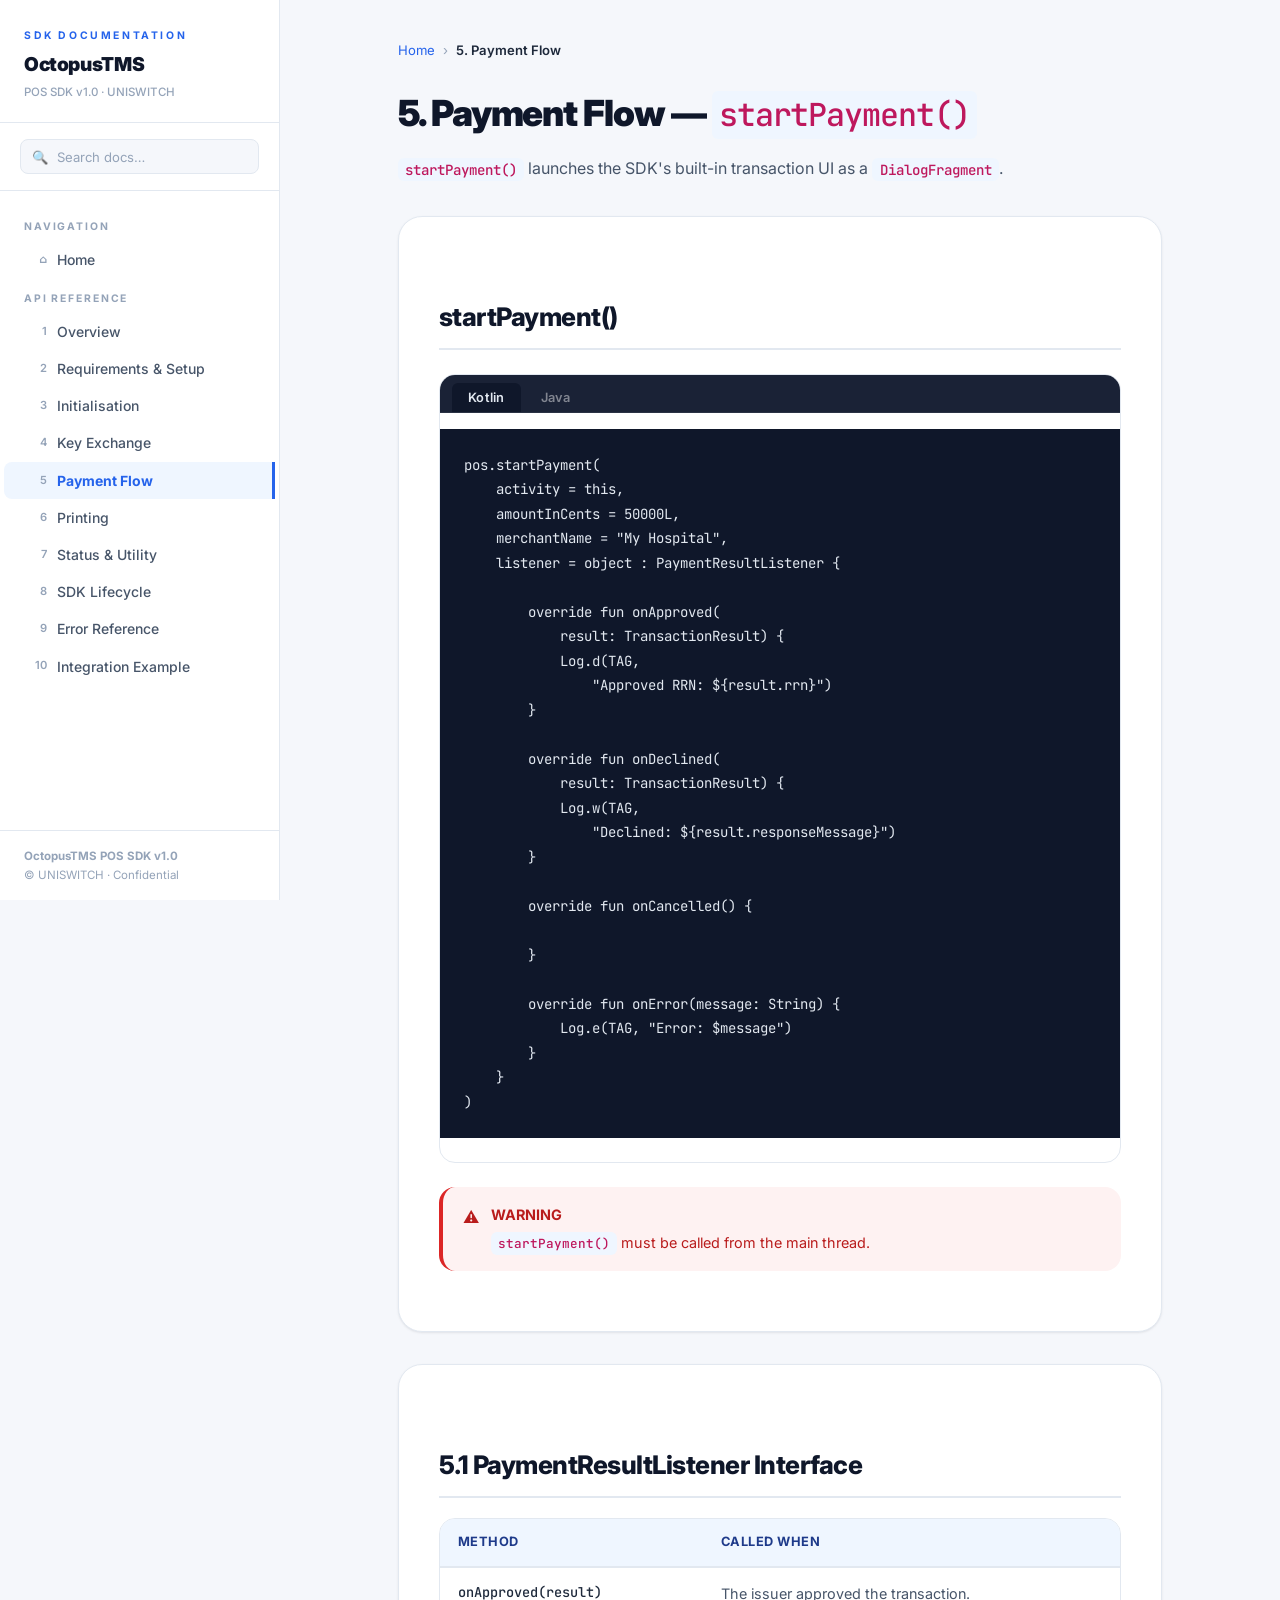
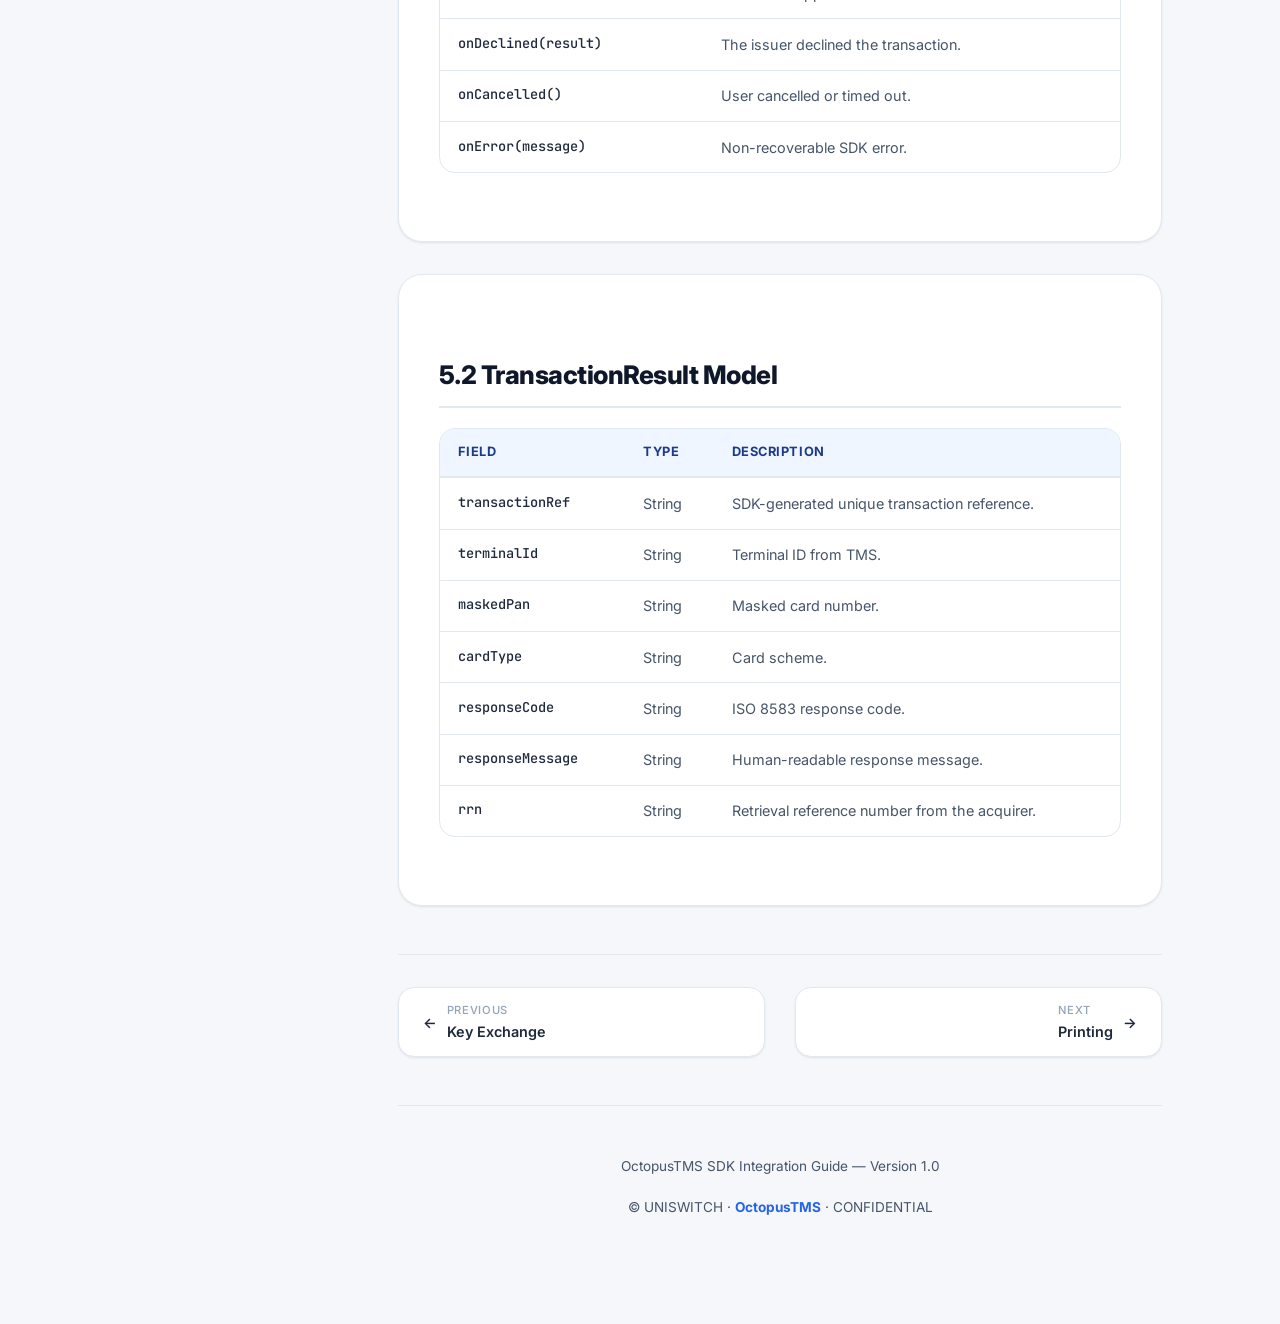
<file: payment-flow.html>
<!DOCTYPE html>
<html lang="en">
<head>
  <meta charset="UTF-8" />
  <meta name="viewport" content="width=device-width, initial-scale=1.0" />
  <title>Payment Flow — OctopusTMS SDK</title>
  <meta name="description" content="startPayment(), PaymentResultListener interface and TransactionResult model for OctopusTMS POS SDK." />
  <link rel="stylesheet" href="assets/css/global.css" />
  <link rel="stylesheet" href="assets/css/sidebar.css" />
  <link rel="stylesheet" href="assets/css/code-tabs.css" />
  <link rel="stylesheet" href="assets/css/animations.css" />
  <link rel="stylesheet" href="assets/css/responsive.css" />
</head>
<body>

<div id="progress-bar"></div>
<div id="sidebar-overlay"></div>
<button id="mobile-menu-btn" aria-label="Open navigation">☰</button>

<div class="layout">
  <aside id="sidebar"></aside>

  <main class="content">

    <nav class="breadcrumb" aria-label="Breadcrumb">
      <a href="index.html">Home</a>
      <span class="sep">›</span>
      <span class="current">5. Payment Flow</span>
    </nav>

    <h1>5. Payment Flow — <span class="inline-code">startPayment()</span></h1>

    <p>
      <span class="inline-code">startPayment()</span> launches the SDK's built-in transaction UI as a <span class="inline-code">DialogFragment</span>.
    </p>

    <!-- startPayment() -->
    <div class="section-card" id="startpayment">
      <h2>startPayment()</h2>

      <div class="code-tabs">
        <div class="tab-header">
          <button class="tab-btn active" data-tab="sp-kotlin">Kotlin</button>
          <button class="tab-btn" data-tab="sp-java">Java</button>
        </div>

        <div class="tab-content active" id="sp-kotlin">
          <div class="code-wrapper">
            <button class="copy-btn">Copy</button>
            <pre><code>pos.startPayment(
    activity = this,
    amountInCents = 50000L,
    merchantName = "My Hospital",
    listener = object : PaymentResultListener {

        override fun onApproved(
            result: TransactionResult) {
            Log.d(TAG,
                "Approved RRN: ${result.rrn}")
        }

        override fun onDeclined(
            result: TransactionResult) {
            Log.w(TAG,
                "Declined: ${result.responseMessage}")
        }

        override fun onCancelled() {

        }

        override fun onError(message: String) {
            Log.e(TAG, "Error: $message")
        }
    }
)</code></pre>
          </div>
        </div>

        <div class="tab-content" id="sp-java">
          <div class="code-wrapper">
            <button class="copy-btn">Copy</button>
            <pre><code>pos.startPayment(
    this,
    50000L,
    "My Hospital",
    new PaymentResultListener() {

        @Override
        public void onApproved(TransactionResult result) {
            Log.d(TAG, "Approved RRN: " + result.getRrn());
        }

        @Override
        public void onDeclined(TransactionResult result) {
            Log.w(TAG,
                "Declined: " + result.getResponseMessage());
        }

        @Override
        public void onCancelled() {

        }

        @Override
        public void onError(String message) {
            Log.e(TAG, "Error: " + message);
        }
    }
);</code></pre>
          </div>
        </div>
      </div>

      <div class="warning-box">
        <span class="box-icon">⚠️</span>
        <div class="box-content">
          <strong>WARNING</strong>
          <span class="inline-code">startPayment()</span> must be called from the main thread.
        </div>
      </div>
    </div>

    <!-- PaymentResultListener -->
    <div class="section-card" id="listener">
      <h2>5.1 PaymentResultListener Interface</h2>

      <div class="table-wrapper">
        <table>
          <thead>
            <tr>
              <th>Method</th>
              <th>Called when</th>
            </tr>
          </thead>
          <tbody>
            <tr>
              <td>onApproved(result)</td>
              <td>The issuer approved the transaction.</td>
            </tr>
            <tr>
              <td>onDeclined(result)</td>
              <td>The issuer declined the transaction.</td>
            </tr>
            <tr>
              <td>onCancelled()</td>
              <td>User cancelled or timed out.</td>
            </tr>
            <tr>
              <td>onError(message)</td>
              <td>Non-recoverable SDK error.</td>
            </tr>
          </tbody>
        </table>
      </div>
    </div>

    <!-- TransactionResult -->
    <div class="section-card" id="result">
      <h2>5.2 TransactionResult Model</h2>

      <div class="table-wrapper">
        <table>
          <thead>
            <tr>
              <th>Field</th>
              <th>Type</th>
              <th>Description</th>
            </tr>
          </thead>
          <tbody>
            <tr>
              <td>transactionRef</td>
              <td>String</td>
              <td>SDK-generated unique transaction reference.</td>
            </tr>
            <tr>
              <td>terminalId</td>
              <td>String</td>
              <td>Terminal ID from TMS.</td>
            </tr>
            <tr>
              <td>maskedPan</td>
              <td>String</td>
              <td>Masked card number.</td>
            </tr>
            <tr>
              <td>cardType</td>
              <td>String</td>
              <td>Card scheme.</td>
            </tr>
            <tr>
              <td>responseCode</td>
              <td>String</td>
              <td>ISO 8583 response code.</td>
            </tr>
            <tr>
              <td>responseMessage</td>
              <td>String</td>
              <td>Human-readable response message.</td>
            </tr>
            <tr>
              <td>rrn</td>
              <td>String</td>
              <td>Retrieval reference number from the acquirer.</td>
            </tr>
          </tbody>
        </table>
      </div>
    </div>

    <nav class="page-nav" aria-label="Page navigation">
      <a href="key-exchange.html" class="prev">
        <span>←</span>
        <span>
          <span class="nav-label">Previous</span>
          <span class="nav-title">Key Exchange</span>
        </span>
      </a>
      <a href="printing.html" class="next">
        <span>
          <span class="nav-label">Next</span>
          <span class="nav-title">Printing</span>
        </span>
        <span>→</span>
      </a>
    </nav>

    <footer>
      <p>OctopusTMS SDK Integration Guide — Version 1.0</p>
      <p style="margin-top:0.5rem;">&copy; UNISWITCH &middot; <strong>OctopusTMS</strong> &middot; CONFIDENTIAL</p>
    </footer>

  </main>
</div>

<script src="assets/js/progress.js"></script>
<script src="assets/js/sidebar.js"></script>
<script src="assets/js/tabs.js"></script>
<script src="assets/js/copy.js"></script>
<script src="assets/js/search.js"></script>
<script src="assets/js/app.js"></script>
</body>
</html>
</file>
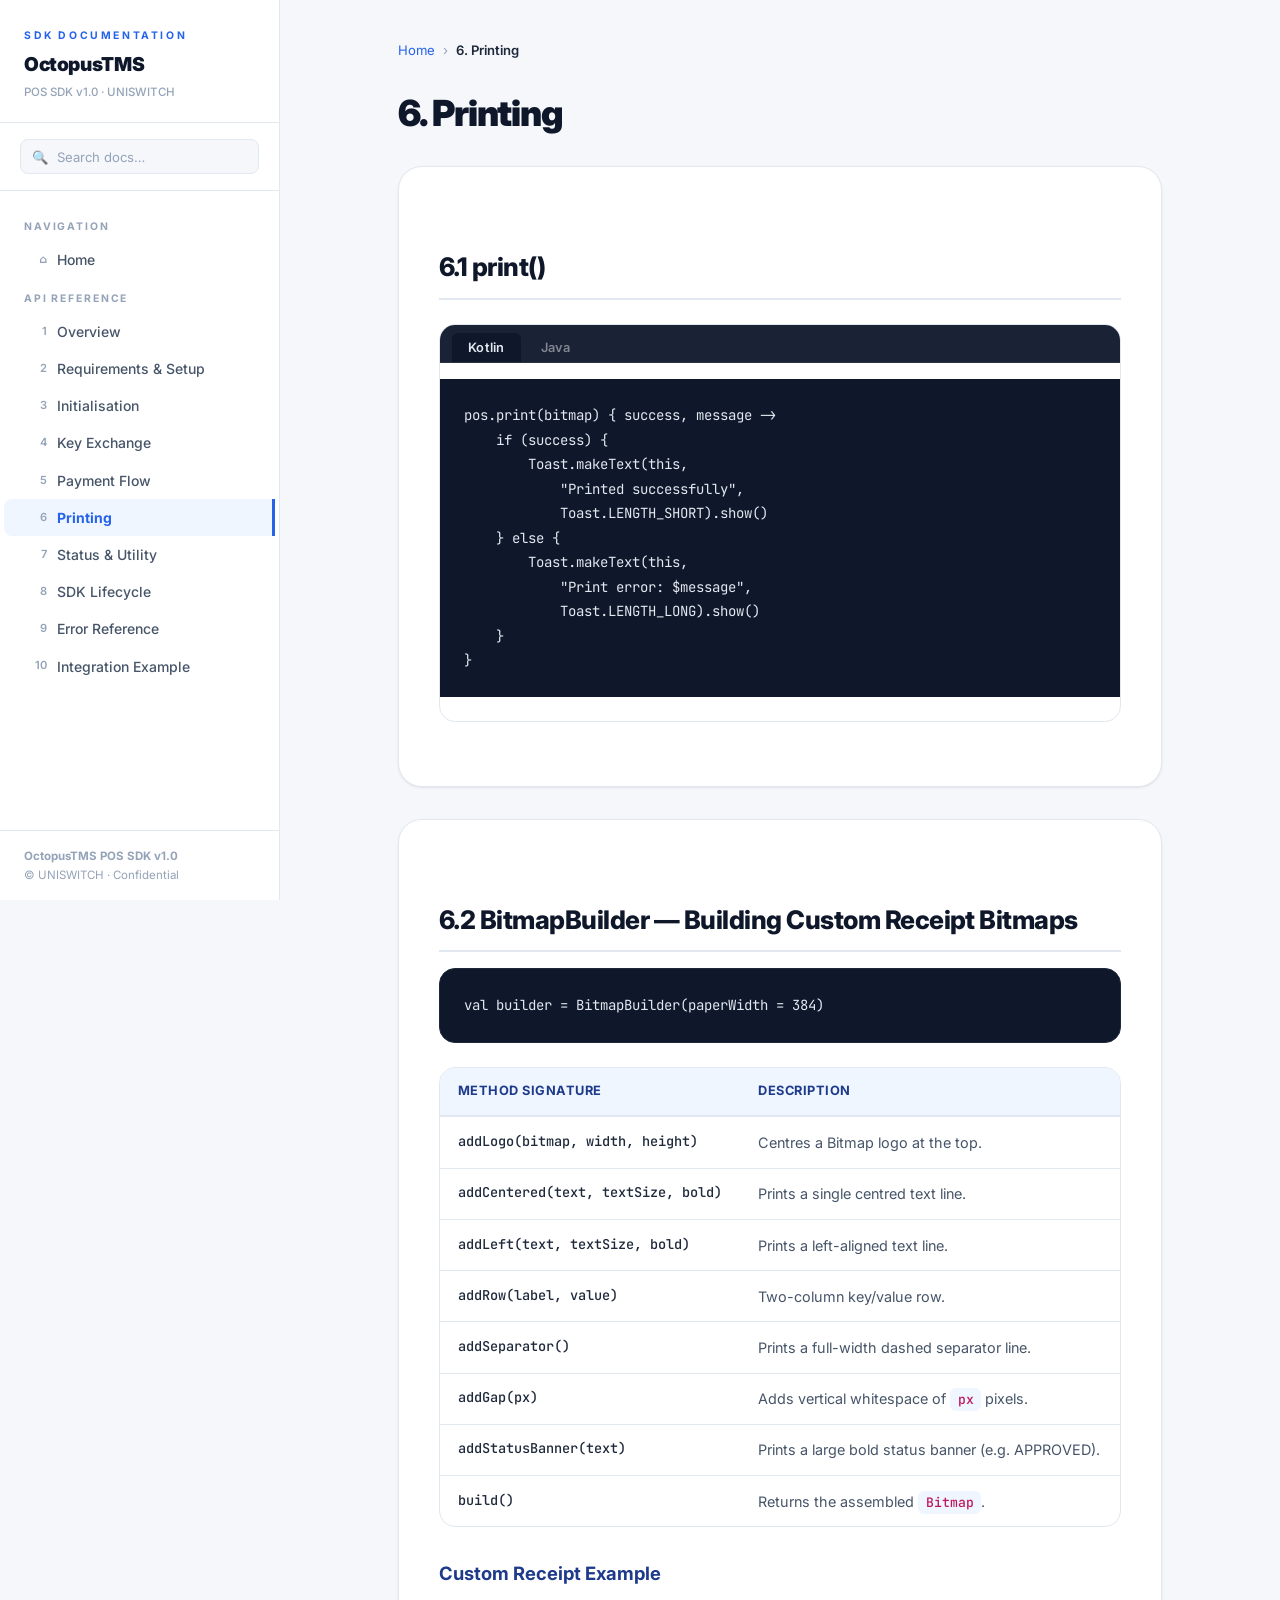
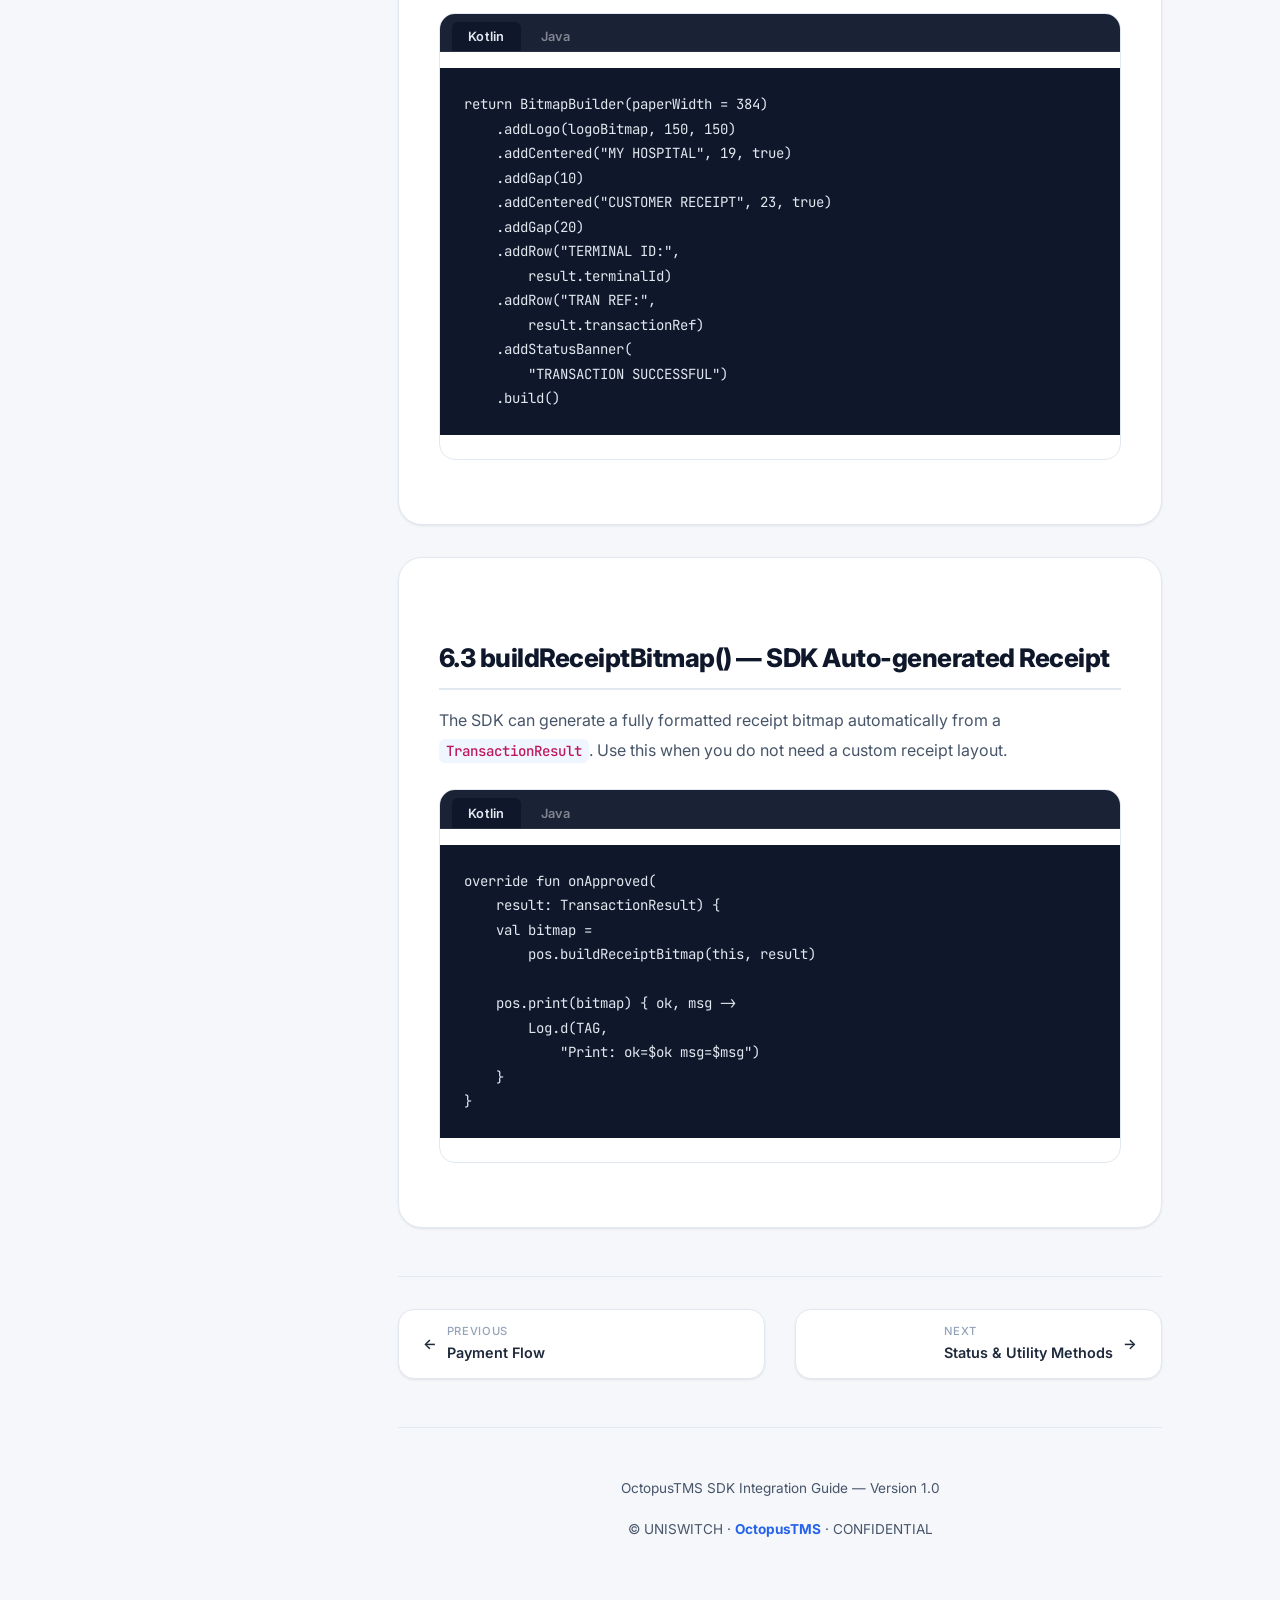
<file: printing.html>
<!DOCTYPE html>
<html lang="en">
<head>
  <meta charset="UTF-8" />
  <meta name="viewport" content="width=device-width, initial-scale=1.0" />
  <title>Printing — OctopusTMS SDK</title>
  <meta name="description" content="Thermal receipt printing using print() and the BitmapBuilder utility in OctopusTMS POS SDK." />
  <link rel="stylesheet" href="assets/css/global.css" />
  <link rel="stylesheet" href="assets/css/sidebar.css" />
  <link rel="stylesheet" href="assets/css/code-tabs.css" />
  <link rel="stylesheet" href="assets/css/animations.css" />
  <link rel="stylesheet" href="assets/css/responsive.css" />
</head>
<body>

<div id="progress-bar"></div>
<div id="sidebar-overlay"></div>
<button id="mobile-menu-btn" aria-label="Open navigation">☰</button>

<div class="layout">
  <aside id="sidebar"></aside>

  <main class="content">

    <nav class="breadcrumb" aria-label="Breadcrumb">
      <a href="index.html">Home</a>
      <span class="sep">›</span>
      <span class="current">6. Printing</span>
    </nav>

    <h1>6. Printing</h1>

    <!-- 6.1 print() -->
    <div class="section-card" id="print">
      <h2>6.1 print()</h2>

      <div class="code-tabs">
        <div class="tab-header">
          <button class="tab-btn active" data-tab="pr-kotlin">Kotlin</button>
          <button class="tab-btn" data-tab="pr-java">Java</button>
        </div>

        <div class="tab-content active" id="pr-kotlin">
          <div class="code-wrapper">
            <button class="copy-btn">Copy</button>
            <pre><code>pos.print(bitmap) { success, message ->
    if (success) {
        Toast.makeText(this,
            "Printed successfully",
            Toast.LENGTH_SHORT).show()
    } else {
        Toast.makeText(this,
            "Print error: $message",
            Toast.LENGTH_LONG).show()
    }
}</code></pre>
          </div>
        </div>

        <div class="tab-content" id="pr-java">
          <div class="code-wrapper">
            <button class="copy-btn">Copy</button>
            <pre><code>pos.print(bitmap, (success, message) -> {
    if (success) {
        Toast.makeText(this,
            "Printed successfully",
            Toast.LENGTH_SHORT).show();
    } else {
        Toast.makeText(this,
            "Print error: " + message,
            Toast.LENGTH_LONG).show();
    }
});</code></pre>
          </div>
        </div>
      </div>
    </div>

    <!-- 6.2 BitmapBuilder -->
    <div class="section-card" id="bitmapbuilder">
      <h2>6.2 BitmapBuilder — Building Custom Receipt Bitmaps</h2>

      <div class="code-wrapper">
        <button class="copy-btn">Copy</button>
        <pre><code>val builder = BitmapBuilder(paperWidth = 384)</code></pre>
      </div>

      <div class="table-wrapper">
        <table>
          <thead>
            <tr>
              <th>Method signature</th>
              <th>Description</th>
            </tr>
          </thead>
          <tbody>
            <tr>
              <td>addLogo(bitmap, width, height)</td>
              <td>Centres a Bitmap logo at the top.</td>
            </tr>
            <tr>
              <td>addCentered(text, textSize, bold)</td>
              <td>Prints a single centred text line.</td>
            </tr>
            <tr>
              <td>addLeft(text, textSize, bold)</td>
              <td>Prints a left-aligned text line.</td>
            </tr>
            <tr>
              <td>addRow(label, value)</td>
              <td>Two-column key/value row.</td>
            </tr>
            <tr>
              <td>addSeparator()</td>
              <td>Prints a full-width dashed separator line.</td>
            </tr>
            <tr>
              <td>addGap(px)</td>
              <td>Adds vertical whitespace of <span class="inline-code">px</span> pixels.</td>
            </tr>
            <tr>
              <td>addStatusBanner(text)</td>
              <td>Prints a large bold status banner (e.g. APPROVED).</td>
            </tr>
            <tr>
              <td>build()</td>
              <td>Returns the assembled <span class="inline-code">Bitmap</span>.</td>
            </tr>
          </tbody>
        </table>
      </div>

      <h3>Custom Receipt Example</h3>

      <div class="code-tabs">
        <div class="tab-header">
          <button class="tab-btn active" data-tab="bb-kotlin">Kotlin</button>
          <button class="tab-btn" data-tab="bb-java">Java</button>
        </div>

        <div class="tab-content active" id="bb-kotlin">
          <div class="code-wrapper">
            <button class="copy-btn">Copy</button>
            <pre><code>return BitmapBuilder(paperWidth = 384)
    .addLogo(logoBitmap, 150, 150)
    .addCentered("MY HOSPITAL", 19, true)
    .addGap(10)
    .addCentered("CUSTOMER RECEIPT", 23, true)
    .addGap(20)
    .addRow("TERMINAL ID:",
        result.terminalId)
    .addRow("TRAN REF:",
        result.transactionRef)
    .addStatusBanner(
        "TRANSACTION SUCCESSFUL")
    .build()</code></pre>
          </div>
        </div>

        <div class="tab-content" id="bb-java">
          <div class="code-wrapper">
            <button class="copy-btn">Copy</button>
            <pre><code>return new BitmapBuilder(384)
    .addLogo(logoBitmap, 150, 150)
    .addCentered("MY HOSPITAL", 19, true)
    .addGap(10)
    .addCentered("CUSTOMER RECEIPT", 23, true)
    .addGap(20)
    .addRow("TERMINAL ID:",
        result.getTerminalId())
    .addRow("TRAN REF:",
        result.getTransactionRef())
    .addStatusBanner(
        "TRANSACTION SUCCESSFUL")
    .build();</code></pre>
          </div>
        </div>
      </div>
    </div>

    <!-- 6.3 buildReceiptBitmap() -->
    <div class="section-card" id="autobuild">
      <h2>6.3 buildReceiptBitmap() — SDK Auto-generated Receipt</h2>

      <p>
        The SDK can generate a fully formatted receipt bitmap automatically from a <span class="inline-code">TransactionResult</span>. Use this when you do not need a custom receipt layout.
      </p>

      <div class="code-tabs">
        <div class="tab-header">
          <button class="tab-btn active" data-tab="rb-kotlin">Kotlin</button>
          <button class="tab-btn" data-tab="rb-java">Java</button>
        </div>

        <div class="tab-content active" id="rb-kotlin">
          <div class="code-wrapper">
            <button class="copy-btn">Copy</button>
            <pre><code>override fun onApproved(
    result: TransactionResult) {
    val bitmap =
        pos.buildReceiptBitmap(this, result)

    pos.print(bitmap) { ok, msg ->
        Log.d(TAG,
            "Print: ok=$ok msg=$msg")
    }
}</code></pre>
          </div>
        </div>

        <div class="tab-content" id="rb-java">
          <div class="code-wrapper">
            <button class="copy-btn">Copy</button>
            <pre><code>@Override
public void onApproved(TransactionResult result) {
    Bitmap bitmap =
        pos.buildReceiptBitmap(this, result);

    pos.print(bitmap, (ok, msg) ->
        Log.d(TAG, "Print: ok=" + ok + " msg=" + msg));
}</code></pre>
          </div>
        </div>
      </div>
    </div>

    <nav class="page-nav" aria-label="Page navigation">
      <a href="payment-flow.html" class="prev">
        <span>←</span>
        <span>
          <span class="nav-label">Previous</span>
          <span class="nav-title">Payment Flow</span>
        </span>
      </a>
      <a href="utility-methods.html" class="next">
        <span>
          <span class="nav-label">Next</span>
          <span class="nav-title">Status &amp; Utility Methods</span>
        </span>
        <span>→</span>
      </a>
    </nav>

    <footer>
      <p>OctopusTMS SDK Integration Guide — Version 1.0</p>
      <p style="margin-top:0.5rem;">&copy; UNISWITCH &middot; <strong>OctopusTMS</strong> &middot; CONFIDENTIAL</p>
    </footer>

  </main>
</div>

<script src="assets/js/progress.js"></script>
<script src="assets/js/sidebar.js"></script>
<script src="assets/js/tabs.js"></script>
<script src="assets/js/copy.js"></script>
<script src="assets/js/search.js"></script>
<script src="assets/js/app.js"></script>
</body>
</html>
</file>
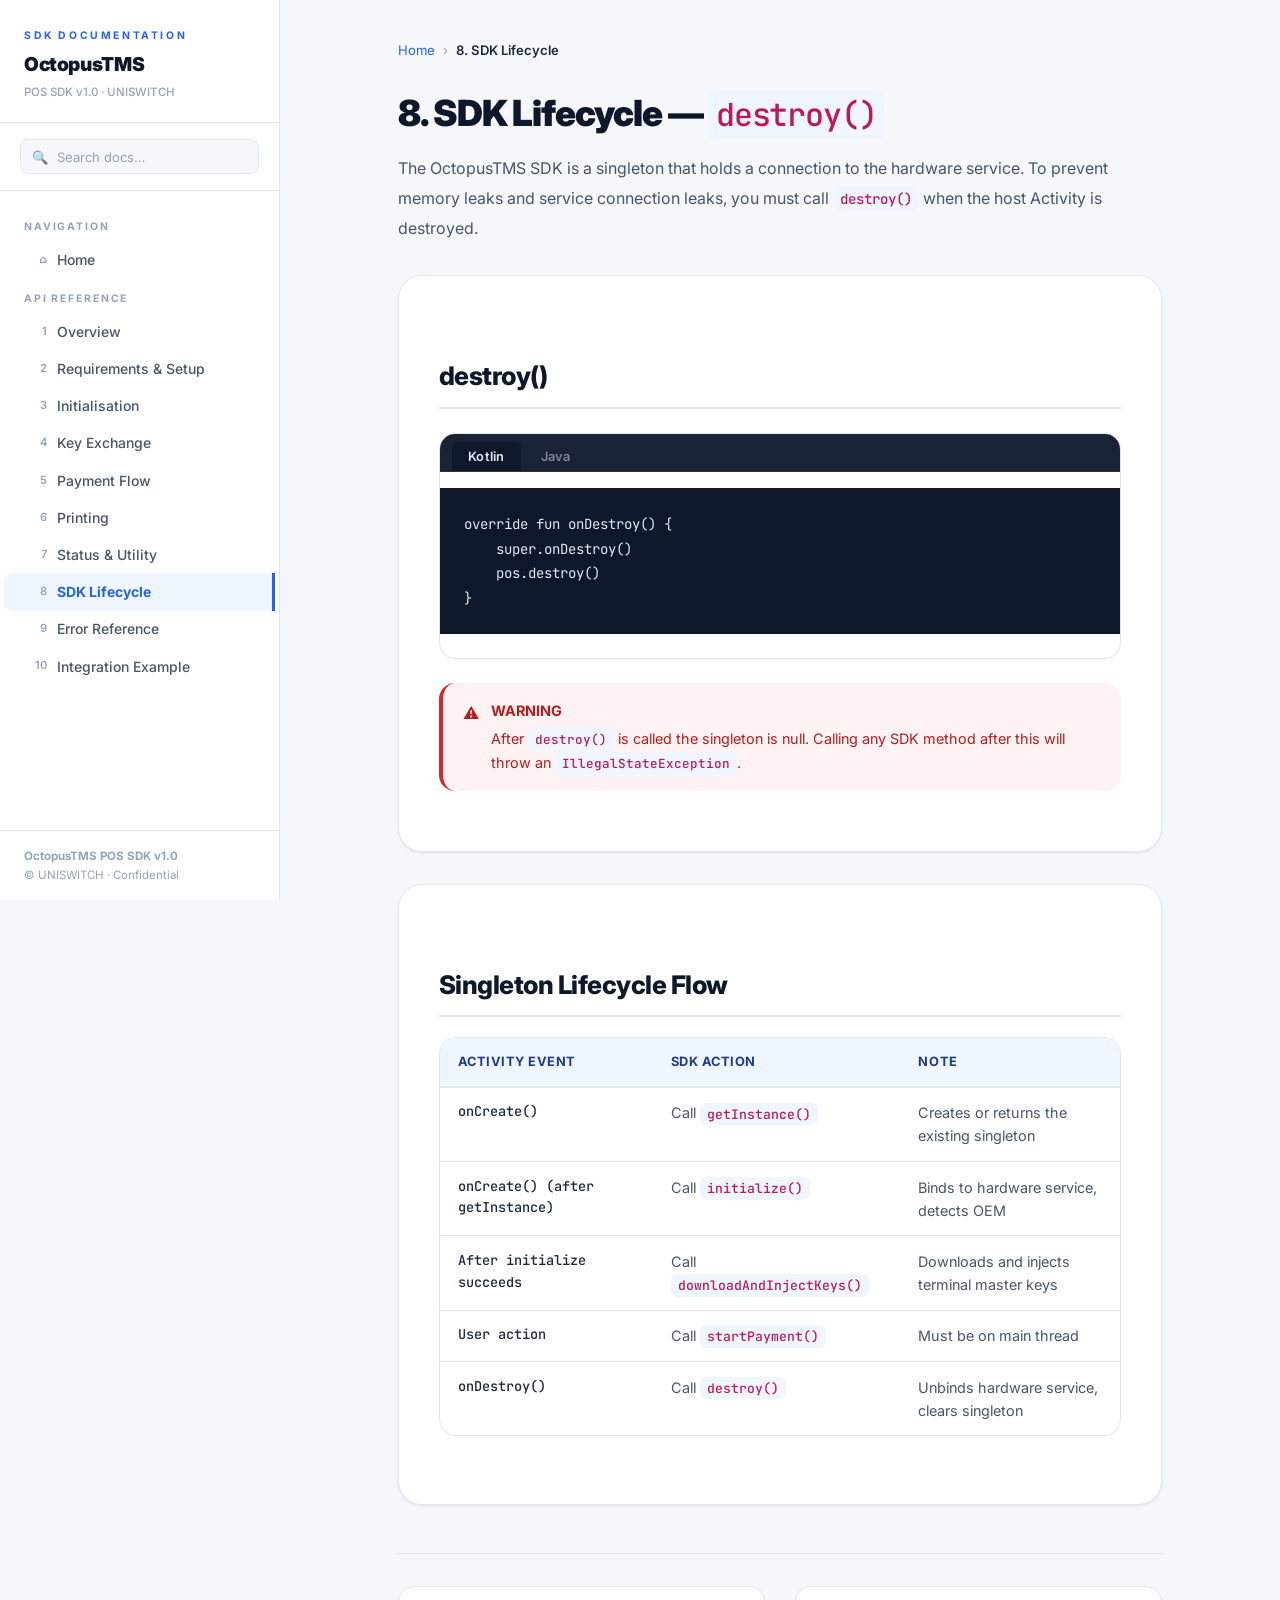
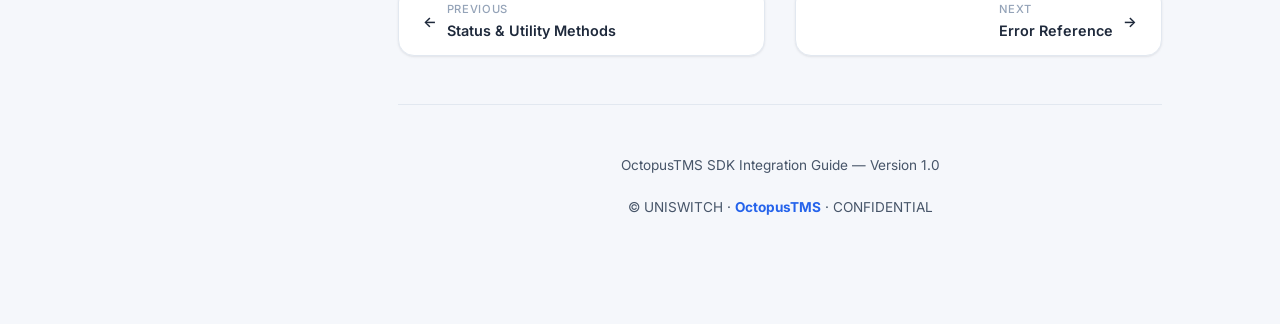
<file: sdk-lifecycle.html>
<!DOCTYPE html>
<html lang="en">
<head>
  <meta charset="UTF-8" />
  <meta name="viewport" content="width=device-width, initial-scale=1.0" />
  <title>SDK Lifecycle — OctopusTMS SDK</title>
  <meta name="description" content="SDK Lifecycle and destroy() teardown for OctopusTMS POS SDK singleton management." />
  <link rel="stylesheet" href="assets/css/global.css" />
  <link rel="stylesheet" href="assets/css/sidebar.css" />
  <link rel="stylesheet" href="assets/css/code-tabs.css" />
  <link rel="stylesheet" href="assets/css/animations.css" />
  <link rel="stylesheet" href="assets/css/responsive.css" />
</head>
<body>

<div id="progress-bar"></div>
<div id="sidebar-overlay"></div>
<button id="mobile-menu-btn" aria-label="Open navigation">☰</button>

<div class="layout">
  <aside id="sidebar"></aside>

  <main class="content">

    <nav class="breadcrumb" aria-label="Breadcrumb">
      <a href="index.html">Home</a>
      <span class="sep">›</span>
      <span class="current">8. SDK Lifecycle</span>
    </nav>

    <h1>8. SDK Lifecycle — <span class="inline-code">destroy()</span></h1>

    <p>
      The OctopusTMS SDK is a singleton that holds a connection to the hardware service. To prevent memory leaks and service connection leaks, you must call <span class="inline-code">destroy()</span> when the host Activity is destroyed.
    </p>

    <!-- destroy() -->
    <div class="section-card" id="destroy">
      <h2>destroy()</h2>

      <div class="code-tabs">
        <div class="tab-header">
          <button class="tab-btn active" data-tab="d-kotlin">Kotlin</button>
          <button class="tab-btn" data-tab="d-java">Java</button>
        </div>

        <div class="tab-content active" id="d-kotlin">
          <div class="code-wrapper">
            <button class="copy-btn">Copy</button>
            <pre><code>override fun onDestroy() {
    super.onDestroy()
    pos.destroy()
}</code></pre>
          </div>
        </div>

        <div class="tab-content" id="d-java">
          <div class="code-wrapper">
            <button class="copy-btn">Copy</button>
            <pre><code>@Override
protected void onDestroy() {
    super.onDestroy();
    pos.destroy();
}</code></pre>
          </div>
        </div>
      </div>

      <div class="warning-box">
        <span class="box-icon">⚠️</span>
        <div class="box-content">
          <strong>WARNING</strong>
          After <span class="inline-code">destroy()</span> is called the singleton is null. Calling any SDK method after this will throw an <span class="inline-code">IllegalStateException</span>.
        </div>
      </div>
    </div>

    <!-- Lifecycle flow -->
    <div class="section-card">
      <h2>Singleton Lifecycle Flow</h2>

      <div class="table-wrapper">
        <table>
          <thead>
            <tr>
              <th>Activity Event</th>
              <th>SDK Action</th>
              <th>Note</th>
            </tr>
          </thead>
          <tbody>
            <tr>
              <td>onCreate()</td>
              <td>Call <span class="inline-code">getInstance()</span></td>
              <td>Creates or returns the existing singleton</td>
            </tr>
            <tr>
              <td>onCreate() (after getInstance)</td>
              <td>Call <span class="inline-code">initialize()</span></td>
              <td>Binds to hardware service, detects OEM</td>
            </tr>
            <tr>
              <td>After initialize succeeds</td>
              <td>Call <span class="inline-code">downloadAndInjectKeys()</span></td>
              <td>Downloads and injects terminal master keys</td>
            </tr>
            <tr>
              <td>User action</td>
              <td>Call <span class="inline-code">startPayment()</span></td>
              <td>Must be on main thread</td>
            </tr>
            <tr>
              <td>onDestroy()</td>
              <td>Call <span class="inline-code">destroy()</span></td>
              <td>Unbinds hardware service, clears singleton</td>
            </tr>
          </tbody>
        </table>
      </div>
    </div>

    <nav class="page-nav" aria-label="Page navigation">
      <a href="utility-methods.html" class="prev">
        <span>←</span>
        <span>
          <span class="nav-label">Previous</span>
          <span class="nav-title">Status &amp; Utility Methods</span>
        </span>
      </a>
      <a href="errors.html" class="next">
        <span>
          <span class="nav-label">Next</span>
          <span class="nav-title">Error Reference</span>
        </span>
        <span>→</span>
      </a>
    </nav>

    <footer>
      <p>OctopusTMS SDK Integration Guide — Version 1.0</p>
      <p style="margin-top:0.5rem;">&copy; UNISWITCH &middot; <strong>OctopusTMS</strong> &middot; CONFIDENTIAL</p>
    </footer>

  </main>
</div>

<script src="assets/js/progress.js"></script>
<script src="assets/js/sidebar.js"></script>
<script src="assets/js/tabs.js"></script>
<script src="assets/js/copy.js"></script>
<script src="assets/js/search.js"></script>
<script src="assets/js/app.js"></script>
</body>
</html>
</file>
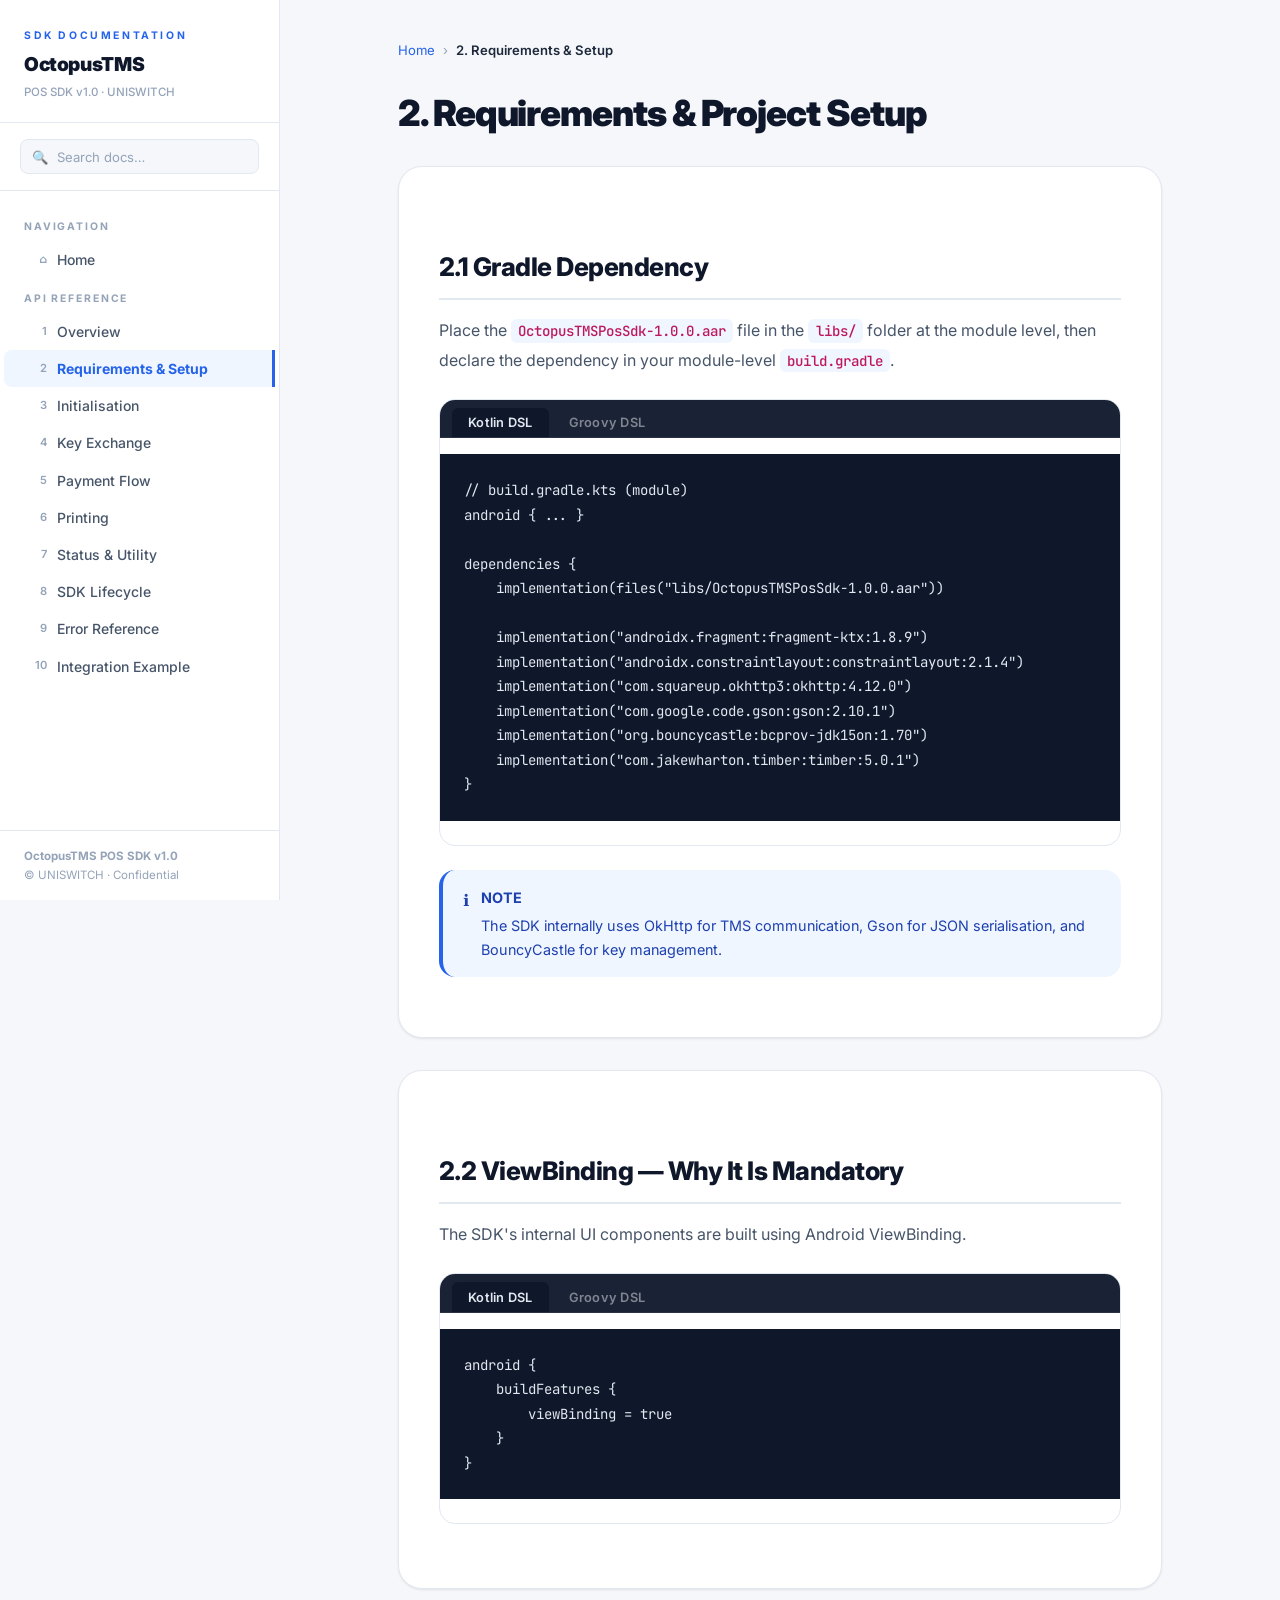
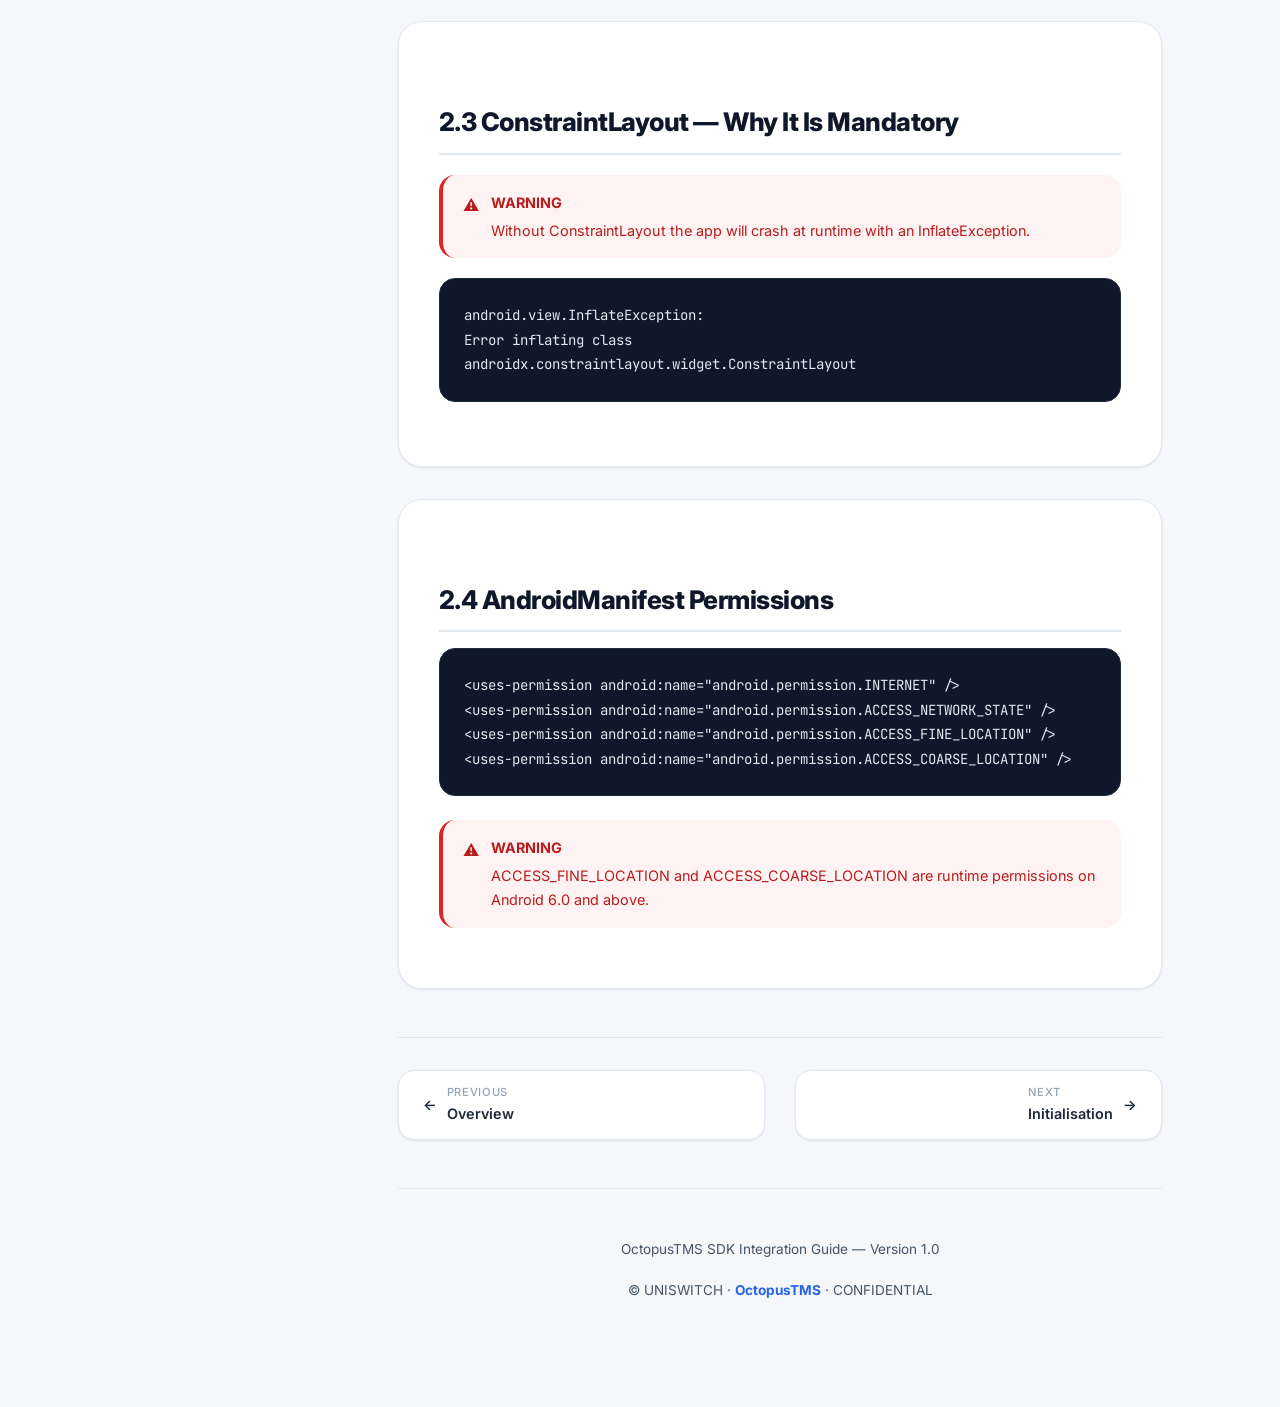
<file: setup.html>
<!DOCTYPE html>
<html lang="en">
<head>
  <meta charset="UTF-8" />
  <meta name="viewport" content="width=device-width, initial-scale=1.0" />
  <title>Requirements &amp; Setup — OctopusTMS SDK</title>
  <meta name="description" content="Gradle dependencies, ViewBinding, ConstraintLayout, and AndroidManifest permissions for OctopusTMS POS SDK." />
  <link rel="stylesheet" href="assets/css/global.css" />
  <link rel="stylesheet" href="assets/css/sidebar.css" />
  <link rel="stylesheet" href="assets/css/code-tabs.css" />
  <link rel="stylesheet" href="assets/css/animations.css" />
  <link rel="stylesheet" href="assets/css/responsive.css" />
</head>
<body>

<div id="progress-bar"></div>
<div id="sidebar-overlay"></div>
<button id="mobile-menu-btn" aria-label="Open navigation">☰</button>

<div class="layout">
  <aside id="sidebar"></aside>

  <main class="content">

    <nav class="breadcrumb" aria-label="Breadcrumb">
      <a href="index.html">Home</a>
      <span class="sep">›</span>
      <span class="current">2. Requirements &amp; Setup</span>
    </nav>

    <h1>2. Requirements &amp; Project Setup</h1>

    <!-- 2.1 Gradle -->
    <div class="section-card" id="gradle">
      <h2>2.1 Gradle Dependency</h2>
      <p>
        Place the <span class="inline-code">OctopusTMSPosSdk-1.0.0.aar</span> file in the <span class="inline-code">libs/</span> folder at the module level, then declare the dependency in your module-level <span class="inline-code">build.gradle</span>.
      </p>

      <div class="code-tabs">
        <div class="tab-header">
          <button class="tab-btn active" data-tab="gradle-kotlin">Kotlin DSL</button>
          <button class="tab-btn" data-tab="gradle-groovy">Groovy DSL</button>
        </div>

        <div class="tab-content active" id="gradle-kotlin">
          <div class="code-wrapper">
            <button class="copy-btn">Copy</button>
            <pre><code>// build.gradle.kts (module)
android { ... }

dependencies {
    implementation(files("libs/OctopusTMSPosSdk-1.0.0.aar"))

    implementation("androidx.fragment:fragment-ktx:1.8.9")
    implementation("androidx.constraintlayout:constraintlayout:2.1.4")
    implementation("com.squareup.okhttp3:okhttp:4.12.0")
    implementation("com.google.code.gson:gson:2.10.1")
    implementation("org.bouncycastle:bcprov-jdk15on:1.70")
    implementation("com.jakewharton.timber:timber:5.0.1")
}</code></pre>
          </div>
        </div>

        <div class="tab-content" id="gradle-groovy">
          <div class="code-wrapper">
            <button class="copy-btn">Copy</button>
            <pre><code>// build.gradle (module — Groovy DSL)
android { ... }

dependencies {
    implementation files('libs/OctopusTMSPosSdk-1.0.0.aar')

    implementation 'androidx.fragment:fragment-ktx:1.8.9'
    implementation 'androidx.constraintlayout:constraintlayout:2.1.4'
    implementation 'com.squareup.okhttp3:okhttp:4.12.0'
    implementation 'com.google.code.gson:gson:2.10.1'
    implementation 'org.bouncycastle:bcprov-jdk15on:1.70'
    implementation 'com.jakewharton.timber:timber:5.0.1'
}</code></pre>
          </div>
        </div>
      </div>

      <div class="note-box">
        <span class="box-icon">ℹ️</span>
        <div class="box-content">
          <strong>NOTE</strong>
          The SDK internally uses OkHttp for TMS communication, Gson for JSON serialisation, and BouncyCastle for key management.
        </div>
      </div>
    </div>

    <!-- 2.2 ViewBinding -->
    <div class="section-card" id="viewbinding">
      <h2>2.2 ViewBinding — Why It Is Mandatory</h2>
      <p>
        The SDK's internal UI components are built using Android ViewBinding.
      </p>

      <div class="code-tabs">
        <div class="tab-header">
          <button class="tab-btn active" data-tab="vb-kotlin">Kotlin DSL</button>
          <button class="tab-btn" data-tab="vb-groovy">Groovy DSL</button>
        </div>

        <div class="tab-content active" id="vb-kotlin">
          <div class="code-wrapper">
            <button class="copy-btn">Copy</button>
            <pre><code>android {
    buildFeatures {
        viewBinding = true
    }
}</code></pre>
          </div>
        </div>

        <div class="tab-content" id="vb-groovy">
          <div class="code-wrapper">
            <button class="copy-btn">Copy</button>
            <pre><code>android {
    buildFeatures {
        viewBinding true
    }
}</code></pre>
          </div>
        </div>
      </div>
    </div>

    <!-- 2.3 ConstraintLayout -->
    <div class="section-card" id="constraintlayout">
      <h2>2.3 ConstraintLayout — Why It Is Mandatory</h2>

      <div class="warning-box">
        <span class="box-icon">⚠️</span>
        <div class="box-content">
          <strong>WARNING</strong>
          Without ConstraintLayout the app will crash at runtime with an InflateException.
        </div>
      </div>

      <div class="code-wrapper" style="margin-top:1rem;">
        <button class="copy-btn">Copy</button>
        <pre><code>android.view.InflateException:
Error inflating class
androidx.constraintlayout.widget.ConstraintLayout</code></pre>
      </div>
    </div>

    <!-- 2.4 Permissions -->
    <div class="section-card" id="permissions">
      <h2>2.4 AndroidManifest Permissions</h2>

      <div class="code-wrapper">
        <button class="copy-btn">Copy</button>
        <pre><code>&lt;uses-permission android:name="android.permission.INTERNET" /&gt;
&lt;uses-permission android:name="android.permission.ACCESS_NETWORK_STATE" /&gt;
&lt;uses-permission android:name="android.permission.ACCESS_FINE_LOCATION" /&gt;
&lt;uses-permission android:name="android.permission.ACCESS_COARSE_LOCATION" /&gt;</code></pre>
      </div>

      <div class="warning-box">
        <span class="box-icon">⚠️</span>
        <div class="box-content">
          <strong>WARNING</strong>
          ACCESS_FINE_LOCATION and ACCESS_COARSE_LOCATION are runtime permissions on Android 6.0 and above.
        </div>
      </div>
    </div>

    <nav class="page-nav" aria-label="Page navigation">
      <a href="overview.html" class="prev">
        <span>←</span>
        <span>
          <span class="nav-label">Previous</span>
          <span class="nav-title">Overview</span>
        </span>
      </a>
      <a href="initialization.html" class="next">
        <span>
          <span class="nav-label">Next</span>
          <span class="nav-title">Initialisation</span>
        </span>
        <span>→</span>
      </a>
    </nav>

    <footer>
      <p>OctopusTMS SDK Integration Guide — Version 1.0</p>
      <p style="margin-top:0.5rem;">&copy; UNISWITCH &middot; <strong>OctopusTMS</strong> &middot; CONFIDENTIAL</p>
    </footer>

  </main>
</div>

<script src="assets/js/progress.js"></script>
<script src="assets/js/sidebar.js"></script>
<script src="assets/js/tabs.js"></script>
<script src="assets/js/copy.js"></script>
<script src="assets/js/search.js"></script>
<script src="assets/js/app.js"></script>
</body>
</html>
</file>
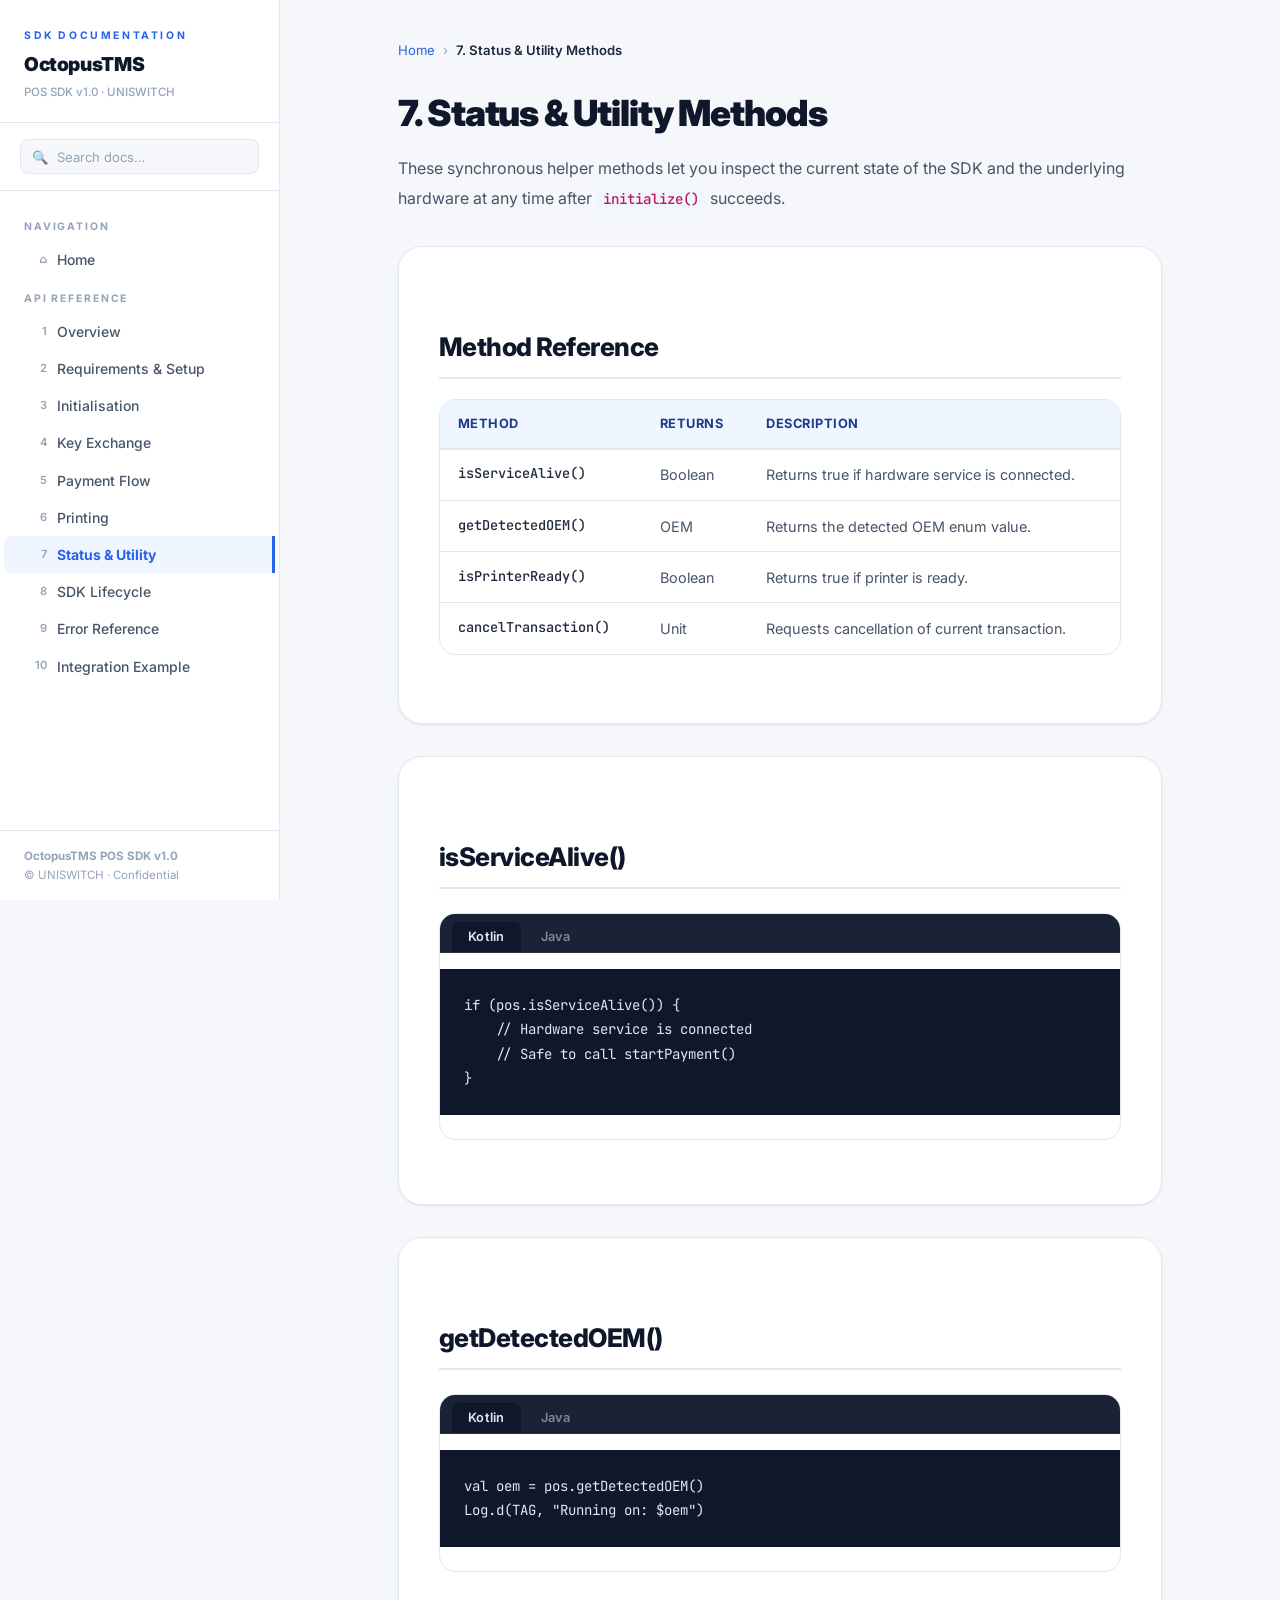
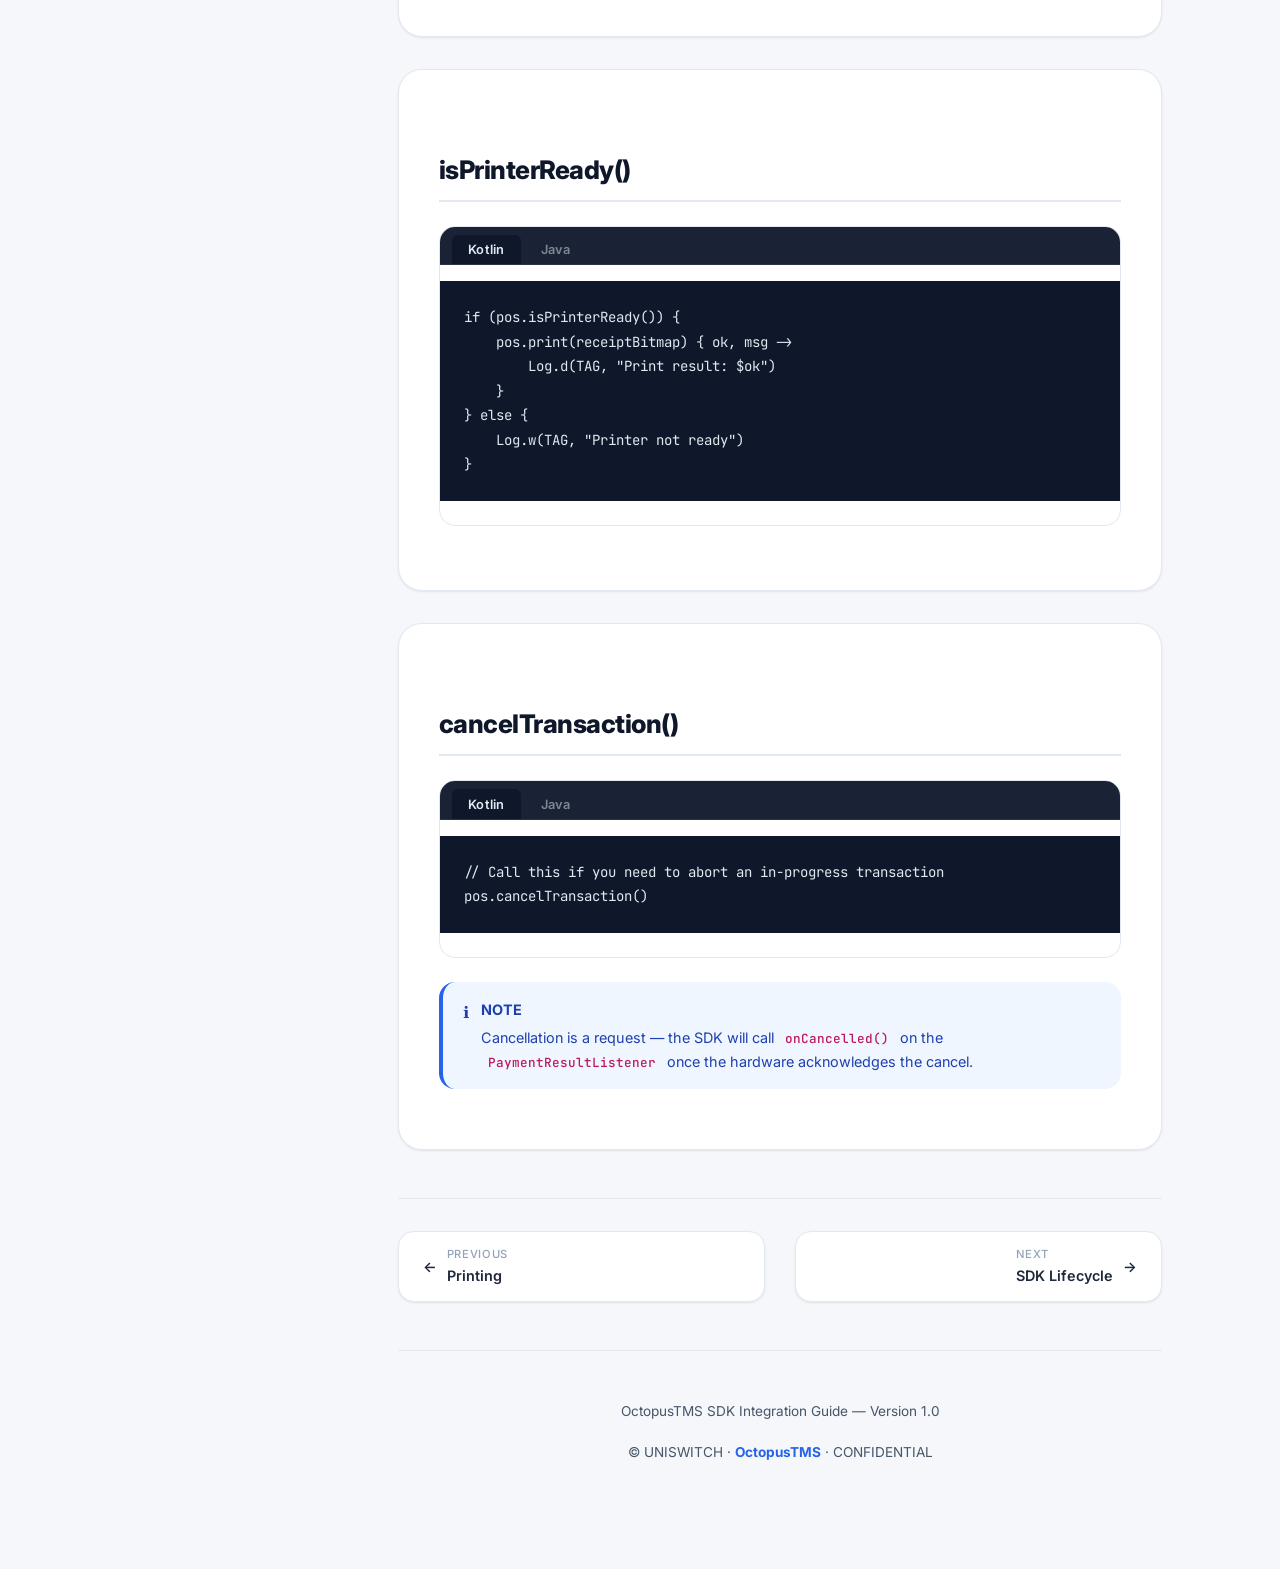
<file: utility-methods.html>
<!DOCTYPE html>
<html lang="en">
<head>
  <meta charset="UTF-8" />
  <meta name="viewport" content="width=device-width, initial-scale=1.0" />
  <title>Status &amp; Utility Methods — OctopusTMS SDK</title>
  <meta name="description" content="Utility methods for the OctopusTMS POS SDK: isServiceAlive, getDetectedOEM, isPrinterReady, cancelTransaction." />
  <link rel="stylesheet" href="assets/css/global.css" />
  <link rel="stylesheet" href="assets/css/sidebar.css" />
  <link rel="stylesheet" href="assets/css/code-tabs.css" />
  <link rel="stylesheet" href="assets/css/animations.css" />
  <link rel="stylesheet" href="assets/css/responsive.css" />
</head>
<body>

<div id="progress-bar"></div>
<div id="sidebar-overlay"></div>
<button id="mobile-menu-btn" aria-label="Open navigation">☰</button>

<div class="layout">
  <aside id="sidebar"></aside>

  <main class="content">

    <nav class="breadcrumb" aria-label="Breadcrumb">
      <a href="index.html">Home</a>
      <span class="sep">›</span>
      <span class="current">7. Status &amp; Utility Methods</span>
    </nav>

    <h1>7. Status &amp; Utility Methods</h1>

    <p>
      These synchronous helper methods let you inspect the current state of the SDK and the underlying hardware at any time after <span class="inline-code">initialize()</span> succeeds.
    </p>

    <div class="section-card">
      <h2>Method Reference</h2>

      <div class="table-wrapper">
        <table>
          <thead>
            <tr>
              <th>Method</th>
              <th>Returns</th>
              <th>Description</th>
            </tr>
          </thead>
          <tbody>
            <tr>
              <td>isServiceAlive()</td>
              <td>Boolean</td>
              <td>Returns true if hardware service is connected.</td>
            </tr>
            <tr>
              <td>getDetectedOEM()</td>
              <td>OEM</td>
              <td>Returns the detected OEM enum value.</td>
            </tr>
            <tr>
              <td>isPrinterReady()</td>
              <td>Boolean</td>
              <td>Returns true if printer is ready.</td>
            </tr>
            <tr>
              <td>cancelTransaction()</td>
              <td>Unit</td>
              <td>Requests cancellation of current transaction.</td>
            </tr>
          </tbody>
        </table>
      </div>
    </div>

    <!-- isServiceAlive -->
    <div class="section-card" id="alive">
      <h2>isServiceAlive()</h2>
      <div class="code-tabs">
        <div class="tab-header">
          <button class="tab-btn active" data-tab="sa-kotlin">Kotlin</button>
          <button class="tab-btn" data-tab="sa-java">Java</button>
        </div>
        <div class="tab-content active" id="sa-kotlin">
          <div class="code-wrapper">
            <button class="copy-btn">Copy</button>
            <pre><code>if (pos.isServiceAlive()) {
    // Hardware service is connected
    // Safe to call startPayment()
}</code></pre>
          </div>
        </div>
        <div class="tab-content" id="sa-java">
          <div class="code-wrapper">
            <button class="copy-btn">Copy</button>
            <pre><code>if (pos.isServiceAlive()) {
    // Hardware service is connected
    // Safe to call startPayment()
}</code></pre>
          </div>
        </div>
      </div>
    </div>

    <!-- getDetectedOEM -->
    <div class="section-card" id="oem">
      <h2>getDetectedOEM()</h2>
      <div class="code-tabs">
        <div class="tab-header">
          <button class="tab-btn active" data-tab="oem-kotlin">Kotlin</button>
          <button class="tab-btn" data-tab="oem-java">Java</button>
        </div>
        <div class="tab-content active" id="oem-kotlin">
          <div class="code-wrapper">
            <button class="copy-btn">Copy</button>
            <pre><code>val oem = pos.getDetectedOEM()
Log.d(TAG, "Running on: $oem")</code></pre>
          </div>
        </div>
        <div class="tab-content" id="oem-java">
          <div class="code-wrapper">
            <button class="copy-btn">Copy</button>
            <pre><code>OEM oem = pos.getDetectedOEM();
Log.d(TAG, "Running on: " + oem);</code></pre>
          </div>
        </div>
      </div>
    </div>

    <!-- isPrinterReady -->
    <div class="section-card" id="printer">
      <h2>isPrinterReady()</h2>
      <div class="code-tabs">
        <div class="tab-header">
          <button class="tab-btn active" data-tab="ipr-kotlin">Kotlin</button>
          <button class="tab-btn" data-tab="ipr-java">Java</button>
        </div>
        <div class="tab-content active" id="ipr-kotlin">
          <div class="code-wrapper">
            <button class="copy-btn">Copy</button>
            <pre><code>if (pos.isPrinterReady()) {
    pos.print(receiptBitmap) { ok, msg ->
        Log.d(TAG, "Print result: $ok")
    }
} else {
    Log.w(TAG, "Printer not ready")
}</code></pre>
          </div>
        </div>
        <div class="tab-content" id="ipr-java">
          <div class="code-wrapper">
            <button class="copy-btn">Copy</button>
            <pre><code>if (pos.isPrinterReady()) {
    pos.print(receiptBitmap, (ok, msg) ->
        Log.d(TAG, "Print result: " + ok));
} else {
    Log.w(TAG, "Printer not ready");
}</code></pre>
          </div>
        </div>
      </div>
    </div>

    <!-- cancelTransaction -->
    <div class="section-card" id="cancel">
      <h2>cancelTransaction()</h2>
      <div class="code-tabs">
        <div class="tab-header">
          <button class="tab-btn active" data-tab="ct-kotlin">Kotlin</button>
          <button class="tab-btn" data-tab="ct-java">Java</button>
        </div>
        <div class="tab-content active" id="ct-kotlin">
          <div class="code-wrapper">
            <button class="copy-btn">Copy</button>
            <pre><code>// Call this if you need to abort an in-progress transaction
pos.cancelTransaction()</code></pre>
          </div>
        </div>
        <div class="tab-content" id="ct-java">
          <div class="code-wrapper">
            <button class="copy-btn">Copy</button>
            <pre><code>// Call this if you need to abort an in-progress transaction
pos.cancelTransaction();</code></pre>
          </div>
        </div>
      </div>
      <div class="note-box">
        <span class="box-icon">ℹ️</span>
        <div class="box-content">
          <strong>NOTE</strong>
          Cancellation is a request — the SDK will call <span class="inline-code">onCancelled()</span> on the <span class="inline-code">PaymentResultListener</span> once the hardware acknowledges the cancel.
        </div>
      </div>
    </div>

    <nav class="page-nav" aria-label="Page navigation">
      <a href="printing.html" class="prev">
        <span>←</span>
        <span>
          <span class="nav-label">Previous</span>
          <span class="nav-title">Printing</span>
        </span>
      </a>
      <a href="sdk-lifecycle.html" class="next">
        <span>
          <span class="nav-label">Next</span>
          <span class="nav-title">SDK Lifecycle</span>
        </span>
        <span>→</span>
      </a>
    </nav>

    <footer>
      <p>OctopusTMS SDK Integration Guide — Version 1.0</p>
      <p style="margin-top:0.5rem;">&copy; UNISWITCH &middot; <strong>OctopusTMS</strong> &middot; CONFIDENTIAL</p>
    </footer>

  </main>
</div>

<script src="assets/js/progress.js"></script>
<script src="assets/js/sidebar.js"></script>
<script src="assets/js/tabs.js"></script>
<script src="assets/js/copy.js"></script>
<script src="assets/js/search.js"></script>
<script src="assets/js/app.js"></script>
</body>
</html>
</file>
<file: assets/css/global.css>
/* ============================================================
   GLOBAL.CSS — OctopusTMS SDK Documentation
   ============================================================ */

@import url('https://fonts.googleapis.com/css2?family=Inter:wght@300;400;500;600;700;800;900&family=JetBrains+Mono:wght@400;500;600&display=swap');

/* ---------- Reset ---------- */
*, *::before, *::after {
  margin: 0;
  padding: 0;
  box-sizing: border-box;
}

/* ---------- Tokens ---------- */
:root {
  --clr-bg:         #f5f7fb;
  --clr-surface:    #ffffff;
  --clr-border:     #e2e8f0;
  --clr-border-mid: #cbd5e1;

  --clr-blue-900:   #003b80;
  --clr-blue-700:   #005fd1;
  --clr-blue-600:   #2563eb;
  --clr-blue-100:   #dbeafe;
  --clr-blue-50:    #eff6ff;

  --clr-navy:       #0f172a;
  --clr-slate-900:  #0f172a;
  --clr-slate-800:  #1e293b;
  --clr-slate-600:  #475569;
  --clr-slate-400:  #94a3b8;
  --clr-slate-200:  #e2e8f0;

  --clr-green-50:   #f0fdf4;
  --clr-green-500:  #22c55e;

  --clr-red-50:     #fef2f2;
  --clr-red-500:    #dc2626;
  --clr-red-700:    #b91c1c;

  --clr-amber-50:   #fffbeb;
  --clr-amber-500:  #f59e0b;

  --font-sans: 'Inter', system-ui, -apple-system, sans-serif;
  --font-mono: 'JetBrains Mono', 'Fira Code', 'Cascadia Code', monospace;

  --sidebar-width: 280px;
  --content-max:   860px;
  --radius-sm:     8px;
  --radius-md:     16px;
  --radius-lg:     24px;
  --radius-xl:     32px;

  --shadow-sm:  0 1px 3px rgba(15,23,42,0.06), 0 1px 2px rgba(15,23,42,0.04);
  --shadow-md:  0 4px 16px rgba(15,23,42,0.08), 0 2px 6px rgba(15,23,42,0.04);
  --shadow-lg:  0 10px 30px rgba(15,23,42,0.1),  0 4px 12px rgba(15,23,42,0.06);

  --transition: 0.2s cubic-bezier(0.4, 0, 0.2, 1);
}

/* ---------- Base ---------- */
html { scroll-behavior: smooth; font-size: 16px; }

body {
  font-family: var(--font-sans);
  background: var(--clr-bg);
  color: var(--clr-slate-800);
  line-height: 1.6;
  min-height: 100vh;
  -webkit-font-smoothing: antialiased;
}

/* ---------- Layout ---------- */
.layout {
  display: flex;
  min-height: 100vh;
}

.content {
  flex: 1;
  min-width: 0;
  padding: 2.5rem 3rem;
  max-width: var(--content-max);
  margin: 0 auto;
}

/* ---------- Progress Bar ---------- */
#progress-bar {
  position: fixed;
  top: 0; left: 0;
  width: 0%;
  height: 3px;
  background: linear-gradient(90deg, var(--clr-blue-600), #818cf8);
  z-index: 9999;
  transition: width 0.1s linear;
  border-radius: 0 2px 2px 0;
}

/* ---------- Hero ---------- */
.hero {
  background:
    radial-gradient(circle at top left, rgba(59,130,246,0.25), transparent 40%),
    radial-gradient(circle at bottom right, rgba(99,102,241,0.2), transparent 50%),
    linear-gradient(135deg, var(--clr-blue-900) 0%, var(--clr-blue-700) 100%);
  color: white;
  padding: 4rem 3.5rem;
  border-radius: var(--radius-xl);
  overflow: hidden;
  position: relative;
  box-shadow: var(--shadow-lg);
  margin-bottom: 2rem;
}

.hero::before {
  content: '';
  position: absolute;
  inset: 0;
  background: url("data:image/svg+xml,%3Csvg width='60' height='60' viewBox='0 0 60 60' xmlns='http://www.w3.org/2000/svg'%3E%3Cg fill='none' fill-rule='evenodd'%3E%3Cg fill='%23ffffff' fill-opacity='0.03'%3E%3Cpath d='M36 34v-4h-2v4h-4v2h4v4h2v-4h4v-2h-4zm0-30V0h-2v4h-4v2h4v4h2V6h4V4h-4zM6 34v-4H4v4H0v2h4v4h2v-4h4v-2H6zM6 4V0H4v4H0v2h4v4h2V6h4V4H6z'/%3E%3C/g%3E%3C/g%3E%3C/svg%3E");
  pointer-events: none;
}

.hero-badges {
  display: flex;
  flex-wrap: wrap;
  gap: 0.5rem;
  margin-bottom: 1.75rem;
}

.badge {
  background: rgba(255,255,255,0.12);
  border: 1px solid rgba(255,255,255,0.18);
  color: rgba(255,255,255,0.9);
  padding: 0.3rem 0.75rem;
  border-radius: 999px;
  font-size: 0.75rem;
  font-weight: 600;
  letter-spacing: 0.02em;
  backdrop-filter: blur(8px);
}

.hero h1 {
  font-size: clamp(2.5rem, 5vw, 4rem);
  font-weight: 900;
  color: white;
  line-height: 1.1;
  letter-spacing: -0.03em;
  margin-bottom: 1rem;
}

.hero p {
  font-size: 1.2rem;
  color: rgba(255,255,255,0.8);
  font-weight: 500;
  margin-bottom: 2rem;
}

.hero-grid {
  display: grid;
  grid-template-columns: repeat(auto-fit, minmax(220px, 1fr));
  gap: 1rem;
  margin-top: 2rem;
}

.hero-card {
  background: rgba(255,255,255,0.08);
  border: 1px solid rgba(255,255,255,0.12);
  backdrop-filter: blur(12px);
  border-radius: var(--radius-md);
  padding: 1.25rem 1.5rem;
}

.hero-card .label {
  font-size: 0.75rem;
  color: rgba(255,255,255,0.6);
  font-weight: 500;
  margin-bottom: 0.4rem;
}

.hero-card .value {
  font-size: 0.95rem;
  color: white;
  font-weight: 600;
}

.hero-confidential {
  margin-top: 2.5rem;
  font-size: 0.72rem;
  letter-spacing: 0.25em;
  text-transform: uppercase;
  color: rgba(255,255,255,0.45);
}

/* ---------- Navigation Cards (index.html) ---------- */
.nav-grid {
  display: grid;
  grid-template-columns: repeat(auto-fill, minmax(240px, 1fr));
  gap: 1.25rem;
  margin-top: 2rem;
}

.doc-card {
  background: var(--clr-surface);
  border: 1px solid var(--clr-border);
  border-radius: var(--radius-lg);
  padding: 1.75rem;
  text-decoration: none;
  color: inherit;
  display: flex;
  flex-direction: column;
  gap: 0.5rem;
  transition: var(--transition);
  box-shadow: var(--shadow-sm);
  position: relative;
  overflow: hidden;
}

.doc-card::before {
  content: '';
  position: absolute;
  top: 0; left: 0; right: 0;
  height: 3px;
  background: linear-gradient(90deg, var(--clr-blue-600), #818cf8);
  transform: scaleX(0);
  transform-origin: left;
  transition: transform var(--transition);
}

.doc-card:hover {
  border-color: var(--clr-blue-600);
  box-shadow: var(--shadow-md);
  transform: translateY(-2px);
}

.doc-card:hover::before { transform: scaleX(1); }

.doc-card .card-num {
  font-size: 0.72rem;
  font-weight: 700;
  color: var(--clr-blue-600);
  letter-spacing: 0.1em;
  text-transform: uppercase;
}

.doc-card h3 {
  font-size: 1rem;
  font-weight: 700;
  color: var(--clr-slate-900);
  margin: 0;
}

.doc-card p {
  font-size: 0.85rem;
  color: var(--clr-slate-600);
  margin: 0;
  line-height: 1.5;
}

.doc-card .card-arrow {
  margin-top: auto;
  font-size: 1.1rem;
  color: var(--clr-blue-600);
  transition: transform var(--transition);
}

.doc-card:hover .card-arrow { transform: translateX(4px); }

/* ---------- Section Card ---------- */
.section-card {
  background: var(--clr-surface);
  border: 1px solid var(--clr-border);
  border-radius: var(--radius-lg);
  padding: 2.5rem;
  box-shadow: var(--shadow-sm);
  margin-top: 2rem;
}

/* ---------- Breadcrumb ---------- */
.breadcrumb {
  display: flex;
  align-items: center;
  gap: 0.5rem;
  font-size: 0.82rem;
  color: var(--clr-slate-400);
  margin-bottom: 2rem;
  flex-wrap: wrap;
}

.breadcrumb a {
  color: var(--clr-blue-600);
  text-decoration: none;
  transition: color var(--transition);
}
.breadcrumb a:hover { color: var(--clr-blue-900); }
.breadcrumb .sep { color: var(--clr-slate-400); }
.breadcrumb .current { color: var(--clr-slate-800); font-weight: 600; }

/* ---------- Typography ---------- */
h1 {
  font-size: 2.25rem;
  font-weight: 900;
  color: var(--clr-slate-900);
  letter-spacing: -0.03em;
  line-height: 1.15;
  margin-bottom: 1.25rem;
}

h2 {
  font-size: 1.6rem;
  font-weight: 800;
  color: var(--clr-slate-900);
  letter-spacing: -0.02em;
  margin-top: 2.5rem;
  margin-bottom: 1rem;
  padding-bottom: 0.6rem;
  border-bottom: 2px solid var(--clr-border);
}

h3 {
  font-size: 1.15rem;
  font-weight: 700;
  color: #1e3a8a;
  margin-top: 2rem;
  margin-bottom: 0.75rem;
}

p {
  color: var(--clr-slate-600);
  line-height: 1.85;
  margin-bottom: 1rem;
}

ul, ol {
  padding-left: 1.5rem;
  margin-bottom: 1rem;
}

li {
  color: var(--clr-slate-600);
  line-height: 1.9;
  margin-bottom: 0.3rem;
}

.inline-code {
  background: var(--clr-blue-50);
  color: #be185d;
  padding: 0.18rem 0.45rem;
  border-radius: 6px;
  font-family: var(--font-mono);
  font-size: 0.88em;
  font-weight: 500;
}

/* ---------- Code Blocks ---------- */
.code-wrapper {
  position: relative;
  margin-top: 1rem;
  margin-bottom: 1.5rem;
}

pre {
  background: var(--clr-navy);
  color: #e2e8f0;
  padding: 1.5rem;
  border-radius: var(--radius-md);
  overflow-x: auto;
  font-size: 0.875rem;
  line-height: 1.75;
  font-family: var(--font-mono);
  position: relative;
  border: 1px solid #1e293b;
}

pre code {
  font-family: inherit;
  background: none;
  color: inherit;
  padding: 0;
}

/* Syntax highlight colours */
.kw  { color: #c084fc; }  /* keywords */
.fn  { color: #60a5fa; }  /* functions */
.st  { color: #86efac; }  /* strings */
.cm  { color: #64748b; font-style: italic; } /* comments */
.nb  { color: #f59e0b; }  /* numbers */
.cl  { color: #f0abfc; }  /* classes */
.op  { color: #94a3b8; }  /* operators */

/* ---------- Copy Button ---------- */
.copy-btn {
  position: absolute;
  top: 0.75rem;
  right: 0.75rem;
  background: rgba(255,255,255,0.08);
  color: rgba(255,255,255,0.7);
  border: 1px solid rgba(255,255,255,0.12);
  padding: 0.35rem 0.75rem;
  border-radius: var(--radius-sm);
  font-size: 0.75rem;
  font-weight: 600;
  cursor: pointer;
  font-family: var(--font-sans);
  transition: var(--transition);
  letter-spacing: 0.03em;
}

.copy-btn:hover {
  background: var(--clr-blue-600);
  color: white;
  border-color: var(--clr-blue-600);
}

.copy-btn.copied {
  background: var(--clr-green-500);
  color: white;
  border-color: var(--clr-green-500);
}

/* ---------- Note / Warning boxes ---------- */
.note-box, .warning-box, .tip-box {
  padding: 1rem 1.25rem;
  border-radius: var(--radius-md);
  margin: 1.25rem 0;
  display: flex;
  gap: 0.75rem;
  font-size: 0.9rem;
  line-height: 1.65;
}

.note-box {
  background: var(--clr-blue-50);
  border-left: 4px solid var(--clr-blue-600);
  color: #1e40af;
}

.warning-box {
  background: var(--clr-red-50);
  border-left: 4px solid var(--clr-red-500);
  color: var(--clr-red-700);
}

.tip-box {
  background: var(--clr-amber-50);
  border-left: 4px solid var(--clr-amber-500);
  color: #92400e;
}

.box-icon {
  flex-shrink: 0;
  font-size: 1rem;
  margin-top: 1px;
}

.box-content strong { display: block; margin-bottom: 0.25rem; font-weight: 700; }

/* ---------- Tables ---------- */
.table-wrapper {
  overflow-x: auto;
  margin: 1.25rem 0 1.75rem;
  border-radius: var(--radius-md);
  border: 1px solid var(--clr-border);
}

table {
  width: 100%;
  border-collapse: collapse;
  font-size: 0.9rem;
}

thead { background: var(--clr-blue-50); }

th {
  color: #1e3a8a;
  font-weight: 700;
  padding: 0.85rem 1.1rem;
  text-align: left;
  font-size: 0.8rem;
  letter-spacing: 0.04em;
  text-transform: uppercase;
  border-bottom: 2px solid var(--clr-border);
  white-space: nowrap;
}

td {
  padding: 0.85rem 1.1rem;
  border-bottom: 1px solid var(--clr-border);
  color: var(--clr-slate-600);
  vertical-align: top;
}

td code, td .inline-code {
  font-size: 0.82rem;
}

tbody tr:last-child td { border-bottom: none; }
tbody tr:hover { background: var(--clr-bg); }

td:first-child {
  font-family: var(--font-mono);
  font-size: 0.85rem;
  color: var(--clr-slate-800);
  font-weight: 500;
}

.status-ok   { color: var(--clr-green-500); font-weight: 700; }
.status-soon { color: var(--clr-amber-500); font-weight: 700; }

/* ---------- Page Nav (prev/next) ---------- */
.page-nav {
  display: flex;
  justify-content: space-between;
  gap: 1rem;
  margin-top: 3rem;
  padding-top: 2rem;
  border-top: 1px solid var(--clr-border);
}

.page-nav a {
  display: flex;
  align-items: center;
  gap: 0.6rem;
  text-decoration: none;
  padding: 0.85rem 1.5rem;
  border: 1px solid var(--clr-border);
  border-radius: var(--radius-md);
  background: var(--clr-surface);
  color: var(--clr-slate-800);
  font-weight: 600;
  font-size: 0.9rem;
  transition: var(--transition);
  box-shadow: var(--shadow-sm);
  flex: 1;
  max-width: 48%;
}

.page-nav a:hover {
  border-color: var(--clr-blue-600);
  color: var(--clr-blue-600);
  box-shadow: var(--shadow-md);
}

.page-nav .prev { justify-content: flex-start; }
.page-nav .next { justify-content: flex-end; margin-left: auto; }
.page-nav .nav-label { font-size: 0.7rem; color: var(--clr-slate-400); display: block; font-weight: 500; text-transform: uppercase; letter-spacing: 0.06em; }
.page-nav .nav-title { display: block; color: inherit; }

/* ---------- Footer ---------- */
footer {
  text-align: center;
  padding: 3rem 1rem;
  color: var(--clr-slate-400);
  font-size: 0.85rem;
  border-top: 1px solid var(--clr-border);
  margin-top: 3rem;
}

footer strong { color: var(--clr-blue-600); }

/* ---------- Section anchor offset (sticky header) ---------- */
[id] { scroll-margin-top: 1.5rem; }

/* ---------- Search Results ---------- */
#search-results {
  position: absolute;
  top: 100%;
  left: 0; right: 0;
  background: var(--clr-surface);
  border: 1px solid var(--clr-border);
  border-top: none;
  border-radius: 0 0 var(--radius-md) var(--radius-md);
  max-height: 320px;
  overflow-y: auto;
  z-index: 200;
  box-shadow: var(--shadow-lg);
  display: none;
}

#search-results.open { display: block; }

.search-result-item {
  display: block;
  padding: 0.75rem 1rem;
  border-bottom: 1px solid var(--clr-border);
  text-decoration: none;
  color: var(--clr-slate-800);
  font-size: 0.88rem;
  transition: background var(--transition);
}

.search-result-item:last-child { border-bottom: none; }
.search-result-item:hover { background: var(--clr-blue-50); }
.search-result-item .result-title { font-weight: 600; }
.search-result-item .result-page  { font-size: 0.75rem; color: var(--clr-slate-400); }

/* ---------- Mobile Menu Button ---------- */
#mobile-menu-btn {
  display: none;
  position: fixed;
  bottom: 1.5rem;
  right: 1.5rem;
  width: 52px;
  height: 52px;
  background: var(--clr-blue-600);
  color: white;
  border: none;
  border-radius: 50%;
  font-size: 1.4rem;
  cursor: pointer;
  z-index: 300;
  box-shadow: 0 4px 20px rgba(37,99,235,0.4);
  align-items: center;
  justify-content: center;
  transition: var(--transition);
}

#mobile-menu-btn:hover { background: var(--clr-blue-900); }

/* ---------- Utility ---------- */
.sr-only {
  position: absolute; width: 1px; height: 1px;
  padding: 0; margin: -1px; overflow: hidden;
  clip: rect(0,0,0,0); white-space: nowrap; border-width: 0;
}

.mt-sm  { margin-top: 0.75rem; }
.mt-md  { margin-top: 1.5rem; }
.mt-lg  { margin-top: 2rem; }
</file>
<file: assets/css/sidebar.css>
/* ============================================================
   SIDEBAR.CSS — OctopusTMS SDK Documentation
   ============================================================ */

/* ---------- Container ---------- */
#sidebar {
  width: var(--sidebar-width);
  flex-shrink: 0;
  height: 100vh;
  position: sticky;
  top: 0;
  overflow-y: auto;
  background: var(--clr-surface);
  border-right: 1px solid var(--clr-border);
  display: flex;
  flex-direction: column;
  padding: 0;
  z-index: 100;
  scrollbar-width: thin;
  scrollbar-color: var(--clr-border) transparent;
  transition: transform var(--transition);
}

#sidebar::-webkit-scrollbar { width: 4px; }
#sidebar::-webkit-scrollbar-track { background: transparent; }
#sidebar::-webkit-scrollbar-thumb { background: var(--clr-border); border-radius: 4px; }

/* ---------- Logo / Brand ---------- */
.sidebar-brand {
  padding: 1.75rem 1.5rem 1.25rem;
  border-bottom: 1px solid var(--clr-border);
  display: flex;
  flex-direction: column;
  gap: 0.25rem;
}

.sidebar-brand .brand-tag {
  font-size: 0.65rem;
  font-weight: 700;
  color: var(--clr-blue-600);
  letter-spacing: 0.25em;
  text-transform: uppercase;
}

.sidebar-brand .brand-name {
  font-size: 1.2rem;
  font-weight: 900;
  color: var(--clr-slate-900);
  letter-spacing: -0.02em;
}

.sidebar-brand .brand-version {
  font-size: 0.72rem;
  color: var(--clr-slate-400);
  font-weight: 500;
}

/* ---------- Search ---------- */
.sidebar-search {
  padding: 1rem 1.25rem;
  border-bottom: 1px solid var(--clr-border);
  position: relative;
}

#search-input {
  width: 100%;
  padding: 0.55rem 0.75rem 0.55rem 2.25rem;
  border: 1px solid var(--clr-border);
  border-radius: var(--radius-sm);
  font-size: 0.82rem;
  font-family: var(--font-sans);
  background: var(--clr-bg);
  color: var(--clr-slate-800);
  outline: none;
  transition: var(--transition);
}

#search-input:focus {
  border-color: var(--clr-blue-600);
  background: white;
  box-shadow: 0 0 0 3px rgba(37,99,235,0.1);
}

#search-input::placeholder { color: var(--clr-slate-400); }

.sidebar-search .search-icon {
  position: absolute;
  left: 2rem;
  top: 50%;
  transform: translateY(-50%);
  color: var(--clr-slate-400);
  font-size: 0.82rem;
  pointer-events: none;
}

/* ---------- Navigation ---------- */
.sidebar-nav {
  padding: 1rem 0 1.5rem;
  flex: 1;
}

.sidebar-section-label {
  padding: 0.75rem 1.5rem 0.35rem;
  font-size: 0.65rem;
  font-weight: 700;
  color: var(--clr-slate-400);
  text-transform: uppercase;
  letter-spacing: 0.18em;
}

.sidebar-link {
  display: flex;
  align-items: center;
  gap: 0.6rem;
  padding: 0.55rem 1.25rem 0.55rem 1.5rem;
  font-size: 0.875rem;
  font-weight: 500;
  color: var(--clr-slate-600);
  text-decoration: none;
  border-right: 3px solid transparent;
  transition: var(--transition);
  line-height: 1.4;
  border-radius: var(--radius-sm) 0 0 var(--radius-sm);
  margin: 0 0.25rem;
}

.sidebar-link:hover {
  color: var(--clr-blue-600);
  background: var(--clr-blue-50);
  border-right-color: var(--clr-blue-100);
}

.sidebar-link.active {
  color: var(--clr-blue-600);
  background: var(--clr-blue-50);
  border-right-color: var(--clr-blue-600);
  font-weight: 700;
}

.sidebar-link .link-num {
  font-size: 0.7rem;
  color: var(--clr-slate-400);
  font-weight: 600;
  min-width: 1.2rem;
  text-align: right;
}

/* ---------- Sidebar Footer ---------- */
.sidebar-footer {
  padding: 1rem 1.5rem;
  border-top: 1px solid var(--clr-border);
  font-size: 0.72rem;
  color: var(--clr-slate-400);
}

.sidebar-footer a {
  color: var(--clr-blue-600);
  text-decoration: none;
}

/* ---------- Overlay (mobile) ---------- */
#sidebar-overlay {
  display: none;
  position: fixed;
  inset: 0;
  background: rgba(15,23,42,0.5);
  z-index: 99;
  backdrop-filter: blur(2px);
}

#sidebar-overlay.open { display: block; }
</file>
<file: assets/css/code-tabs.css>
/* ============================================================
   CODE-TABS.CSS — Kotlin / Java language switcher
   ============================================================ */

.code-tabs {
  margin: 1.5rem 0;
  border-radius: var(--radius-md);
  overflow: hidden;
  border: 1px solid var(--clr-border);
}

/* ---------- Tab Header ---------- */
.tab-header {
  display: flex;
  background: #1a2236;
  padding: 0.5rem 0.75rem 0;
  gap: 0.25rem;
  border-bottom: 1px solid rgba(255,255,255,0.07);
}

.tab-btn {
  padding: 0.45rem 1rem;
  border: none;
  border-radius: 6px 6px 0 0;
  font-size: 0.8rem;
  font-weight: 600;
  font-family: var(--font-sans);
  cursor: pointer;
  transition: var(--transition);
  color: rgba(255,255,255,0.45);
  background: transparent;
  letter-spacing: 0.02em;
}

.tab-btn:hover {
  color: rgba(255,255,255,0.75);
  background: rgba(255,255,255,0.05);
}

.tab-btn.active {
  background: var(--clr-navy);
  color: #e2e8f0;
}

/* ---------- Tab Content ---------- */
.tab-content {
  display: none;
  position: relative;
}

.tab-content.active { display: block; }

.tab-content pre {
  border-radius: 0;
  margin: 0;
  border: none;
  border-top: none;
}
</file>
<file: assets/css/animations.css>
/* ============================================================
   ANIMATIONS.CSS — OctopusTMS SDK Documentation
   ============================================================ */

/* ---------- Fade-in on load ---------- */
@keyframes fadeInUp {
  from { opacity: 0; transform: translateY(16px); }
  to   { opacity: 1; transform: translateY(0); }
}

@keyframes fadeIn {
  from { opacity: 0; }
  to   { opacity: 1; }
}

@keyframes slideInLeft {
  from { opacity: 0; transform: translateX(-12px); }
  to   { opacity: 1; transform: translateX(0); }
}

@keyframes pulse {
  0%, 100% { opacity: 1; }
  50%       { opacity: 0.6; }
}

/* ---------- Page entrance ---------- */
.content {
  animation: fadeInUp 0.4s ease both;
}

.hero {
  animation: fadeInUp 0.45s ease both;
}

.section-card {
  animation: fadeInUp 0.4s ease both;
}

/* Stagger cards on index */
.nav-grid .doc-card:nth-child(1) { animation-delay: 0.05s; }
.nav-grid .doc-card:nth-child(2) { animation-delay: 0.10s; }
.nav-grid .doc-card:nth-child(3) { animation-delay: 0.15s; }
.nav-grid .doc-card:nth-child(4) { animation-delay: 0.20s; }
.nav-grid .doc-card:nth-child(5) { animation-delay: 0.25s; }
.nav-grid .doc-card:nth-child(6) { animation-delay: 0.30s; }
.nav-grid .doc-card:nth-child(7) { animation-delay: 0.35s; }
.nav-grid .doc-card:nth-child(8) { animation-delay: 0.40s; }
.nav-grid .doc-card:nth-child(9) { animation-delay: 0.45s; }
.nav-grid .doc-card:nth-child(10){ animation-delay: 0.50s; }

.nav-grid .doc-card {
  animation: fadeInUp 0.4s ease both;
}

/* ---------- Sidebar links ---------- */
.sidebar-link {
  animation: slideInLeft 0.3s ease both;
}

/* ---------- Table rows ---------- */
tbody tr {
  transition: background var(--transition);
}

/* ---------- Note / Warning boxes entrance ---------- */
.note-box, .warning-box, .tip-box {
  animation: fadeIn 0.35s ease both;
}

/* ---------- Code block hover ---------- */
pre:hover .copy-btn {
  opacity: 1;
}

.copy-btn {
  opacity: 0.6;
  transition: opacity var(--transition), background var(--transition), color var(--transition), border-color var(--transition);
}

pre:hover .copy-btn { opacity: 1; }

/* ---------- Skeleton loading (search) ---------- */
@keyframes shimmer {
  0%   { background-position: -400px 0; }
  100% { background-position: 400px 0; }
}

.skeleton {
  background: linear-gradient(90deg, #f0f4f8 25%, #e2e8f0 50%, #f0f4f8 75%);
  background-size: 400px 100%;
  animation: shimmer 1.2s infinite;
  border-radius: 6px;
  height: 1em;
}
</file>
<file: assets/css/responsive.css>
/* ============================================================
   RESPONSIVE.CSS — OctopusTMS SDK Documentation
   ============================================================ */

/* ---------- Large desktop ---------- */
@media (min-width: 1400px) {
  :root { --content-max: 960px; }
}

/* ---------- Tablet (1024px and below) ---------- */
@media (max-width: 1024px) {
  .content {
    padding: 2rem 2rem;
  }

  .hero {
    padding: 2.5rem 2rem;
  }

  .hero h1 {
    font-size: 2.5rem;
  }
}

/* ---------- Mobile (768px and below) ---------- */
@media (max-width: 768px) {
  /* Sidebar becomes off-canvas */
  #sidebar {
    position: fixed;
    top: 0; left: 0;
    height: 100vh;
    transform: translateX(-100%);
    z-index: 101;
    box-shadow: var(--shadow-lg);
    width: 280px;
  }

  #sidebar.open {
    transform: translateX(0);
  }

  #mobile-menu-btn {
    display: flex;
  }

  .layout {
    flex-direction: column;
  }

  .content {
    padding: 1.5rem 1.25rem;
    max-width: 100%;
  }

  .hero {
    padding: 2rem 1.5rem;
    border-radius: var(--radius-lg);
  }

  .hero h1 {
    font-size: 2rem;
  }

  .hero p {
    font-size: 1rem;
  }

  .hero-grid {
    grid-template-columns: 1fr;
  }

  h1 { font-size: 1.75rem; }
  h2 { font-size: 1.35rem; }

  .nav-grid {
    grid-template-columns: 1fr 1fr;
    gap: 0.875rem;
  }

  .doc-card {
    padding: 1.25rem;
  }

  .section-card {
    padding: 1.5rem;
    border-radius: var(--radius-md);
  }

  pre {
    font-size: 0.78rem;
    padding: 1.1rem;
    border-radius: var(--radius-sm);
  }

  .copy-btn {
    opacity: 1;
    padding: 0.3rem 0.6rem;
    font-size: 0.7rem;
  }

  .page-nav {
    flex-direction: column;
  }

  .page-nav a {
    max-width: 100%;
  }

  table {
    font-size: 0.8rem;
  }

  th, td {
    padding: 0.65rem 0.75rem;
  }

  .breadcrumb {
    font-size: 0.78rem;
  }
}

/* ---------- Small mobile (480px and below) ---------- */
@media (max-width: 480px) {
  .nav-grid {
    grid-template-columns: 1fr;
  }

  .hero-badges {
    gap: 0.35rem;
  }

  .badge {
    font-size: 0.68rem;
    padding: 0.25rem 0.55rem;
  }

  .hero h1 { font-size: 1.75rem; }

  .code-tabs .tab-btn {
    padding: 0.35rem 0.75rem;
    font-size: 0.75rem;
  }
}

/* ---------- Print styles ---------- */
@media print {
  #sidebar, #progress-bar, #mobile-menu-btn,
  #sidebar-overlay, .copy-btn, .page-nav {
    display: none !important;
  }

  .layout { display: block; }

  .content {
    max-width: 100%;
    padding: 0;
  }

  pre {
    background: #f1f5f9 !important;
    color: #0f172a !important;
    border: 1px solid #cbd5e1;
  }

  a { color: inherit; text-decoration: none; }
}
</file>
